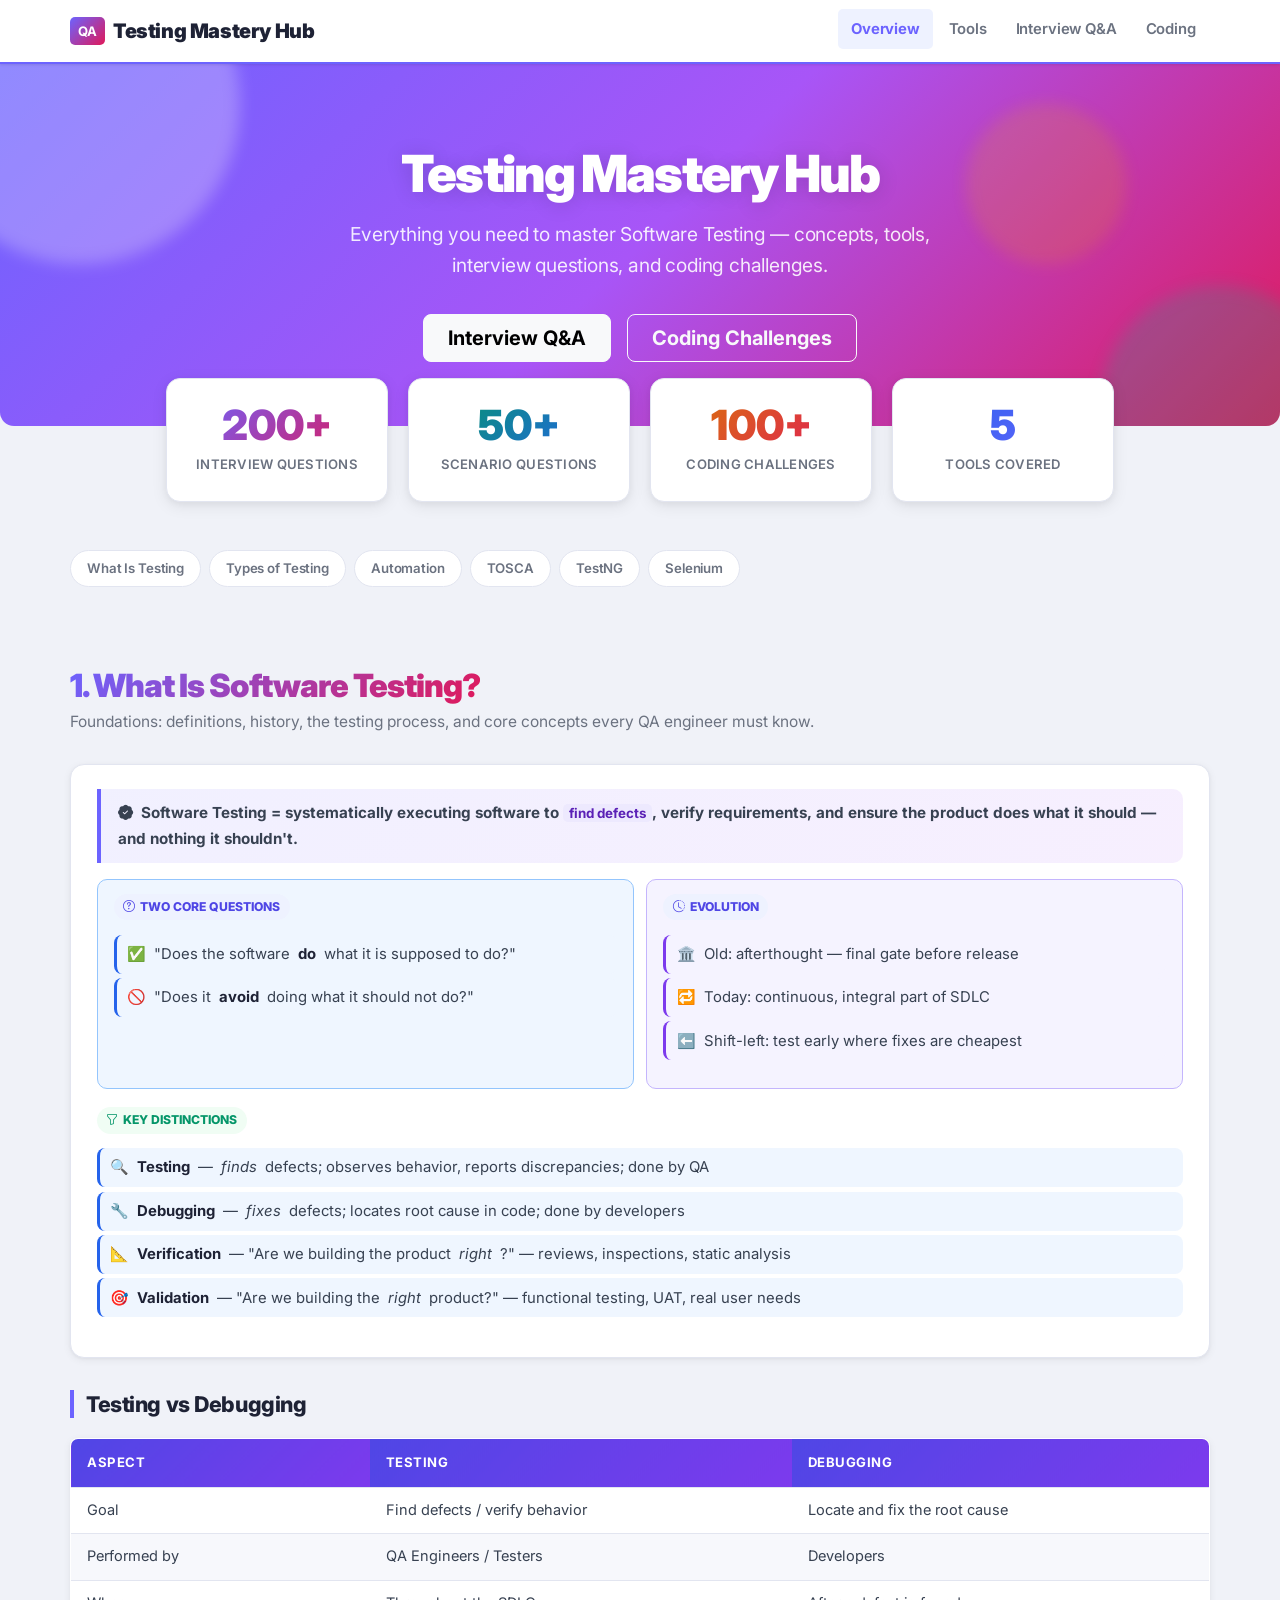
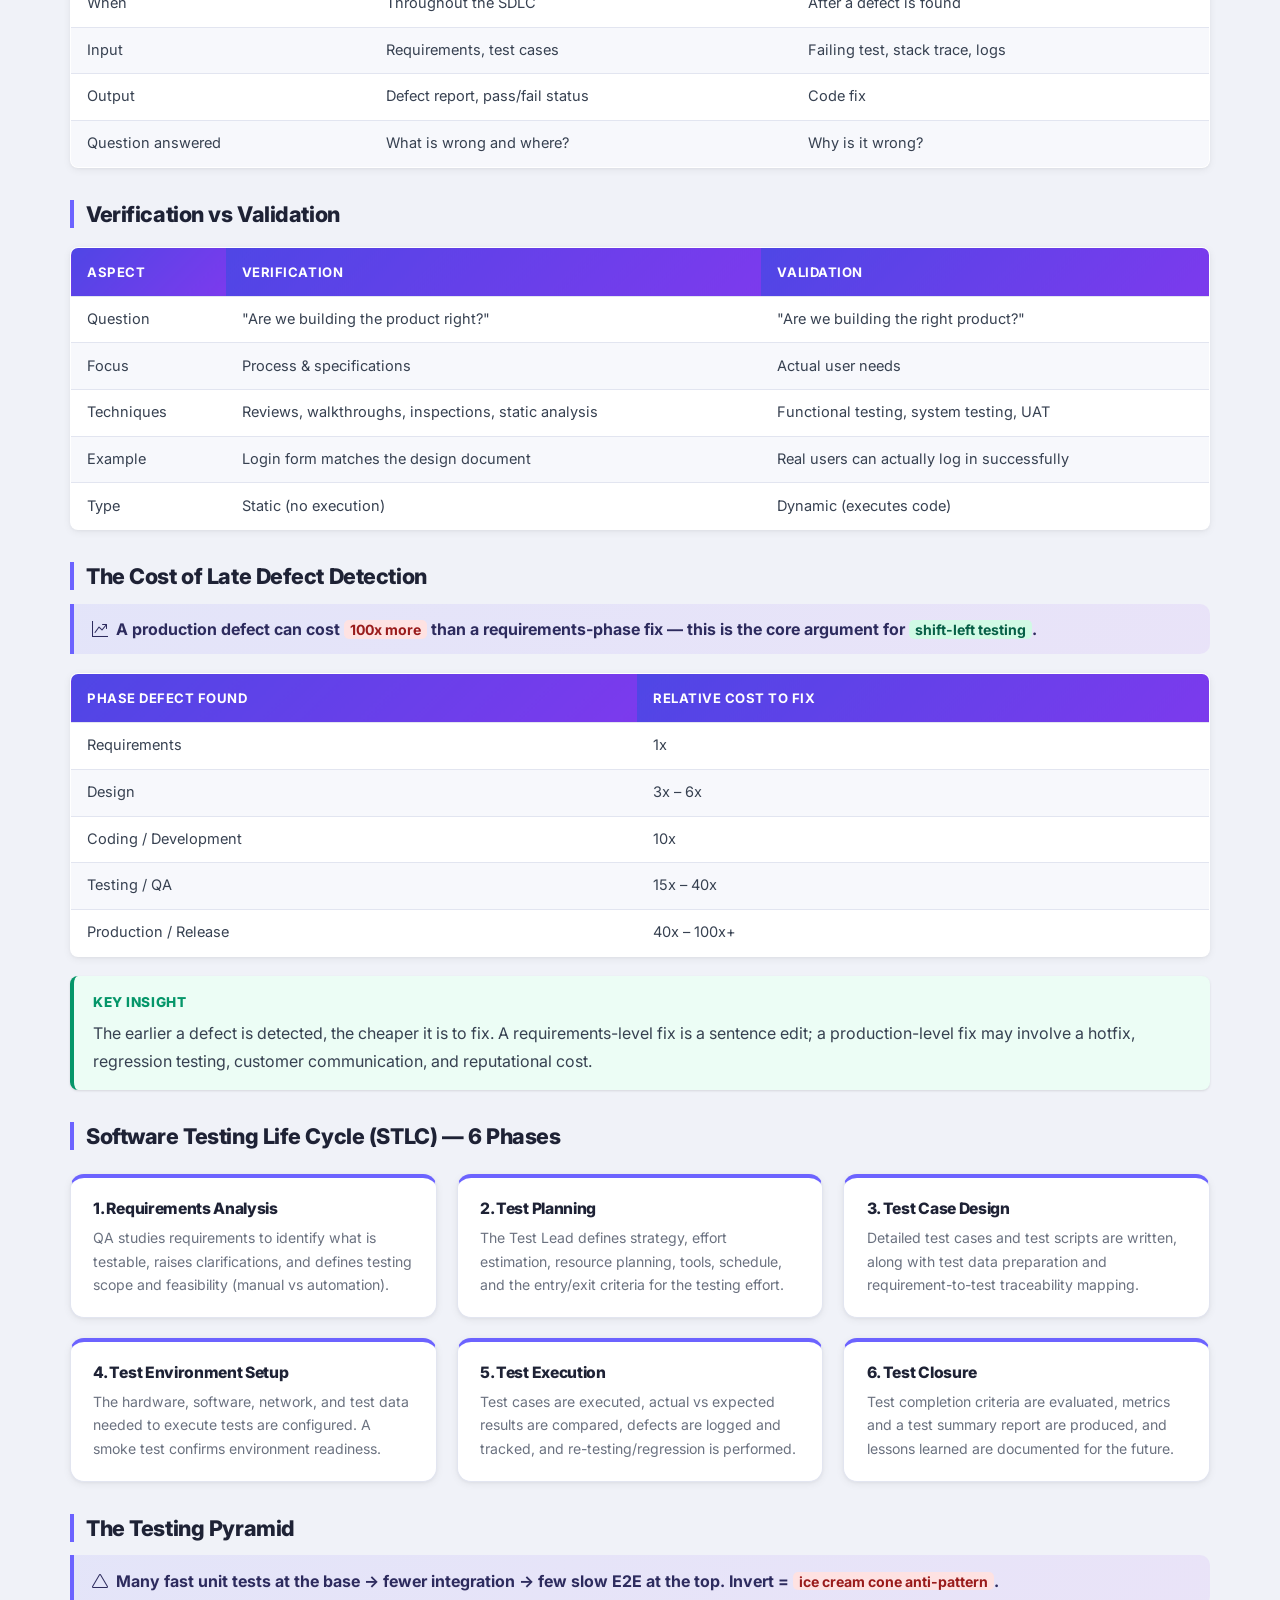
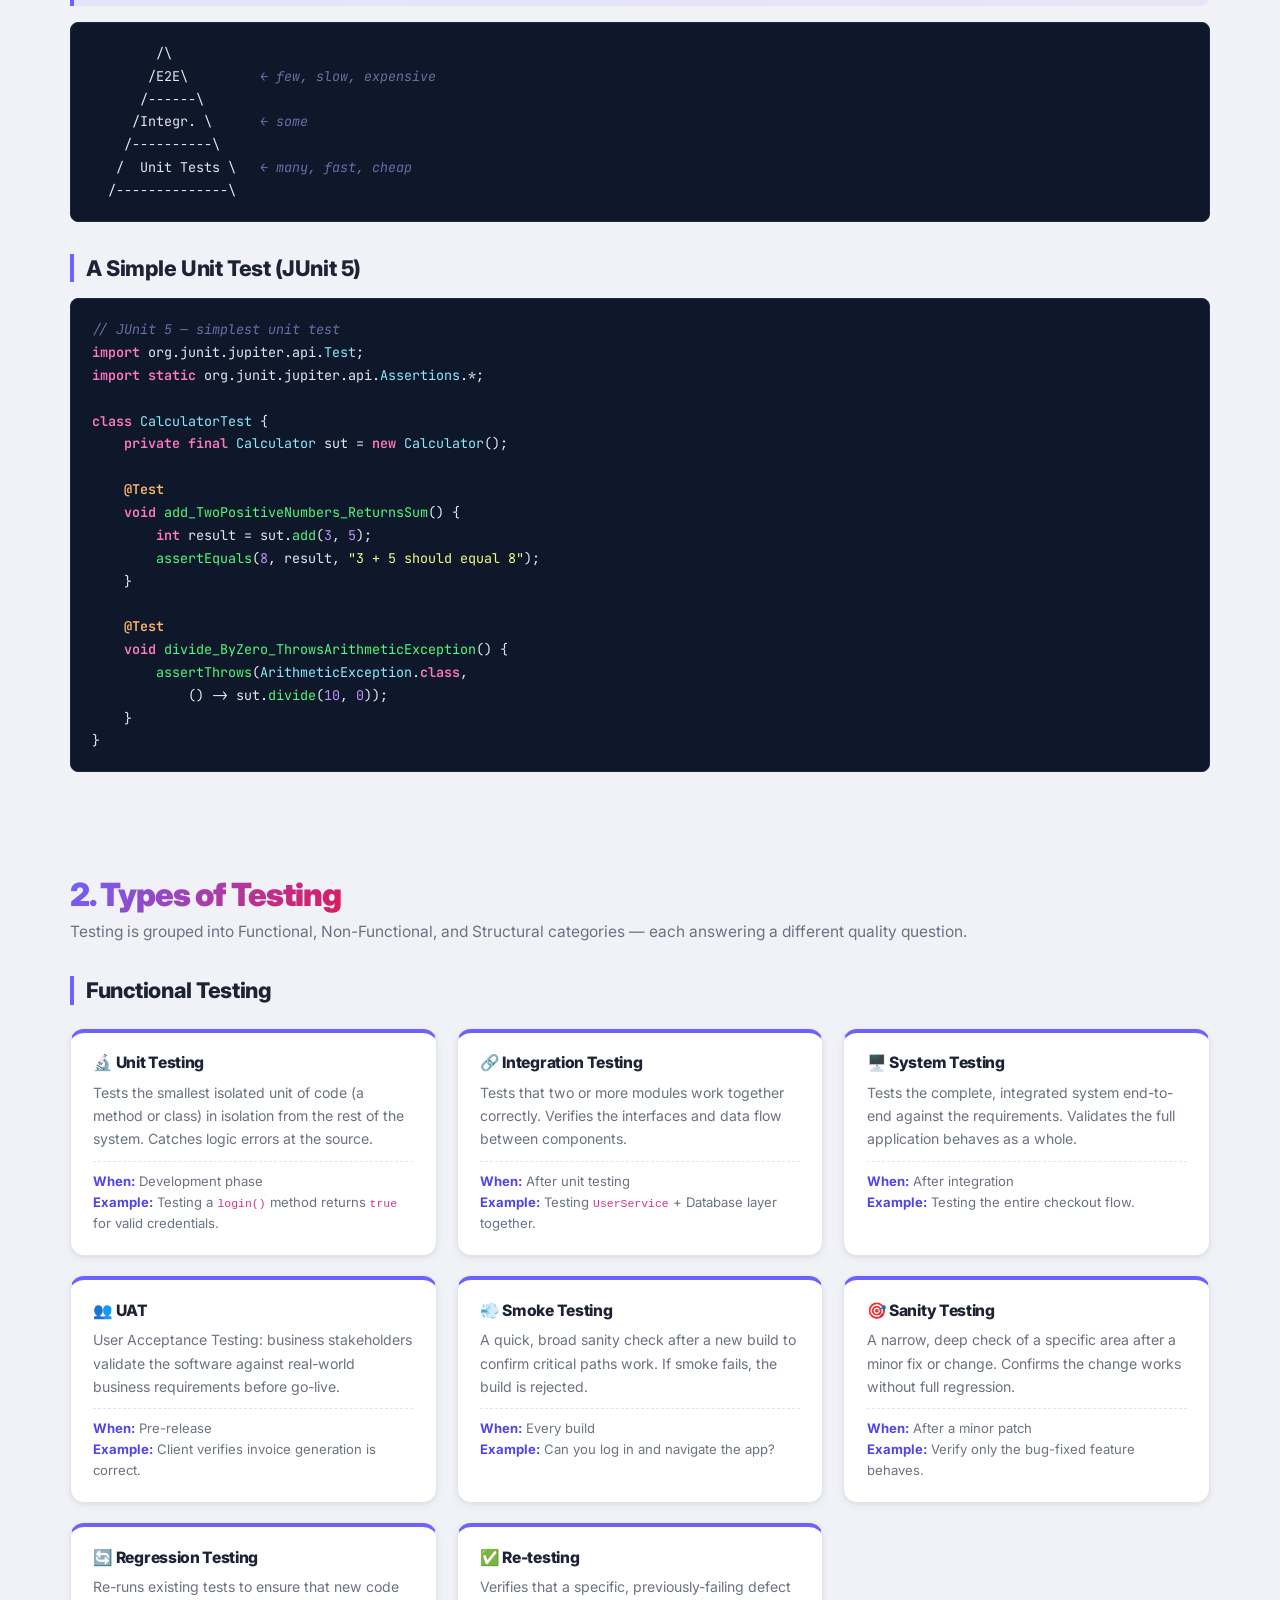
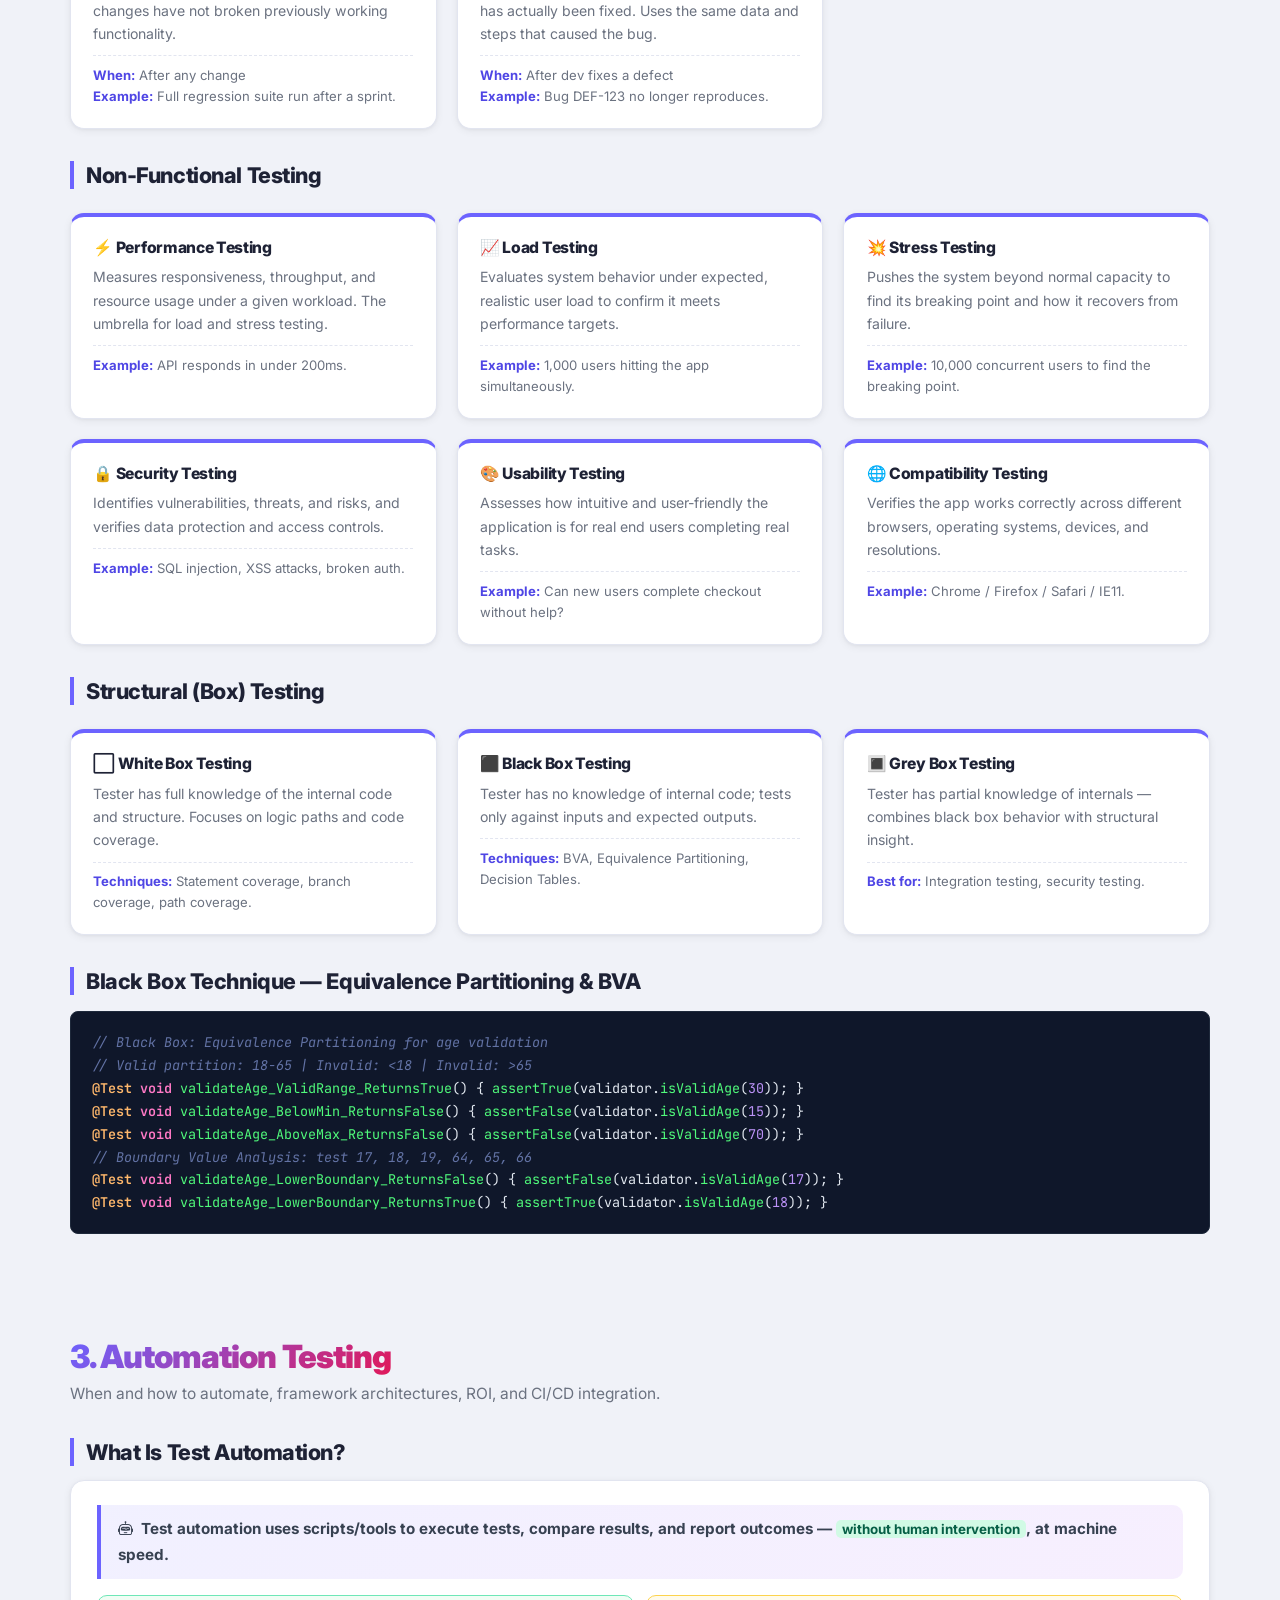
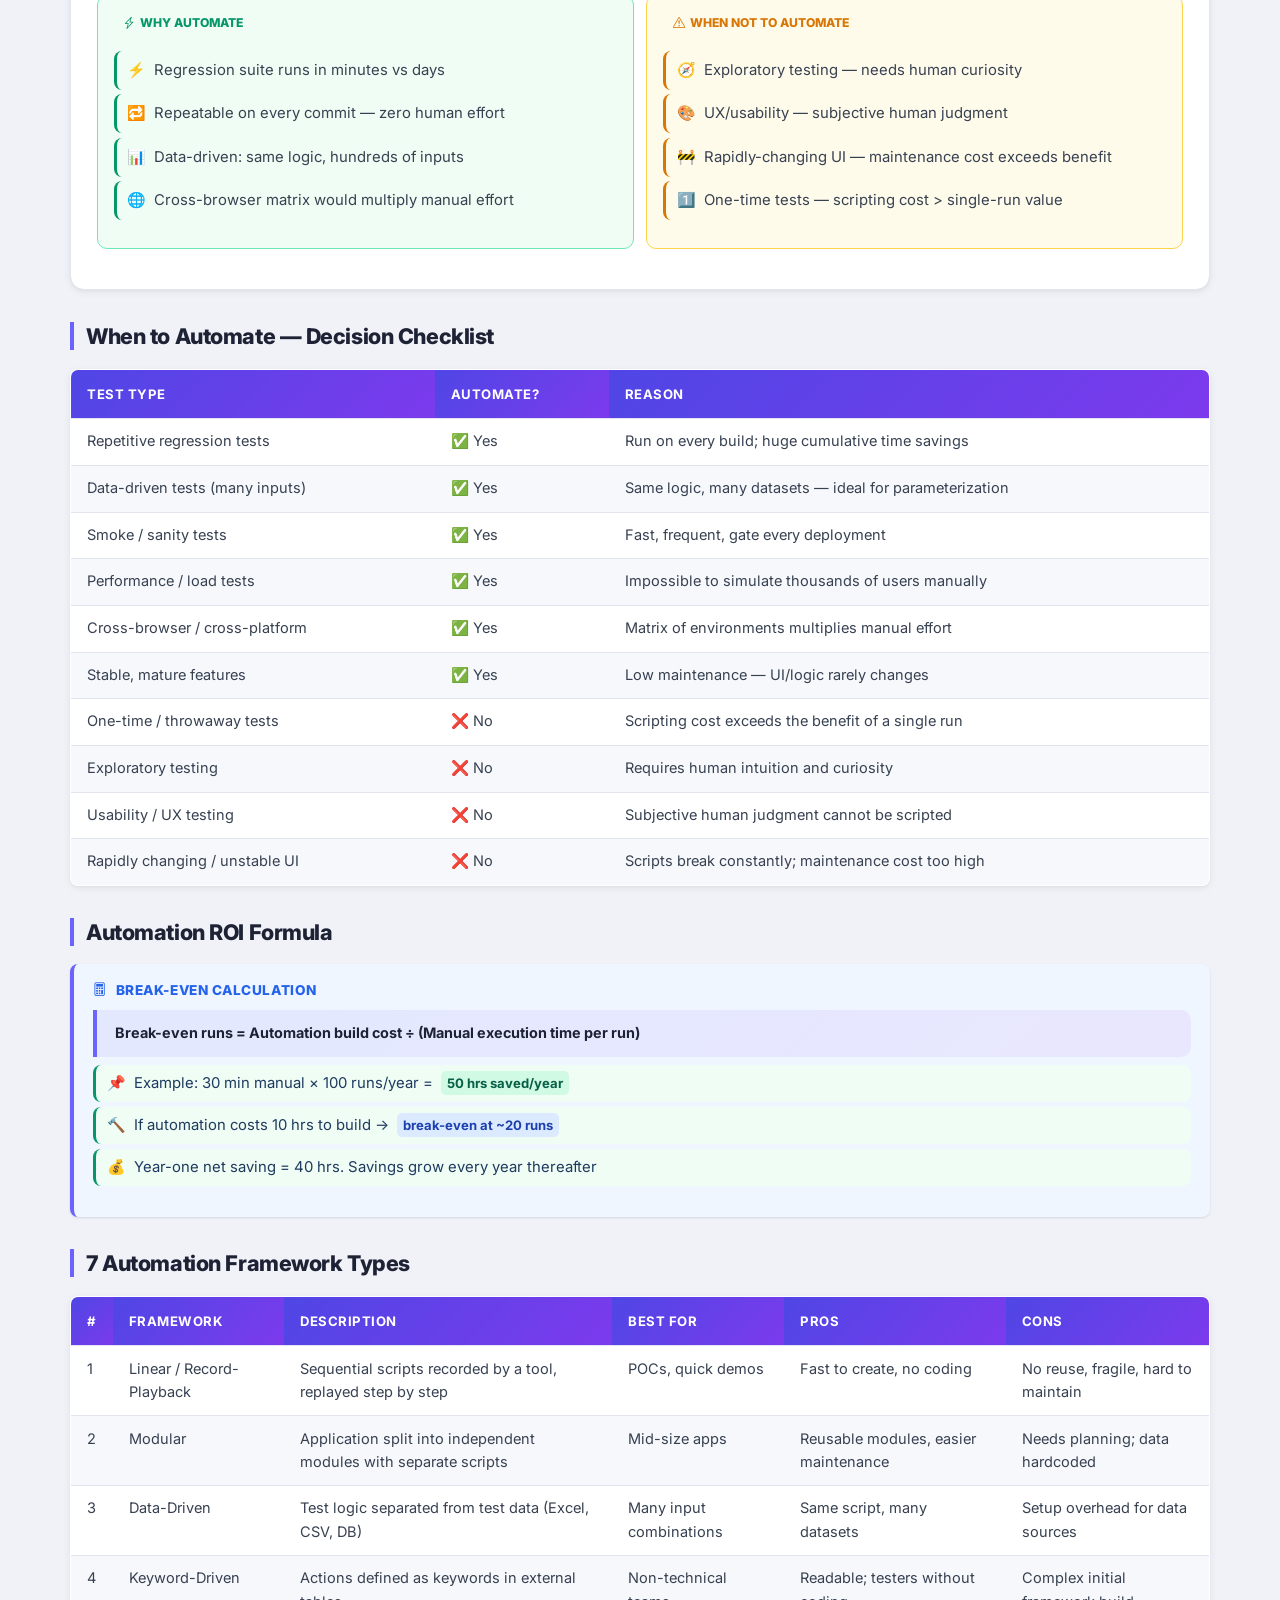
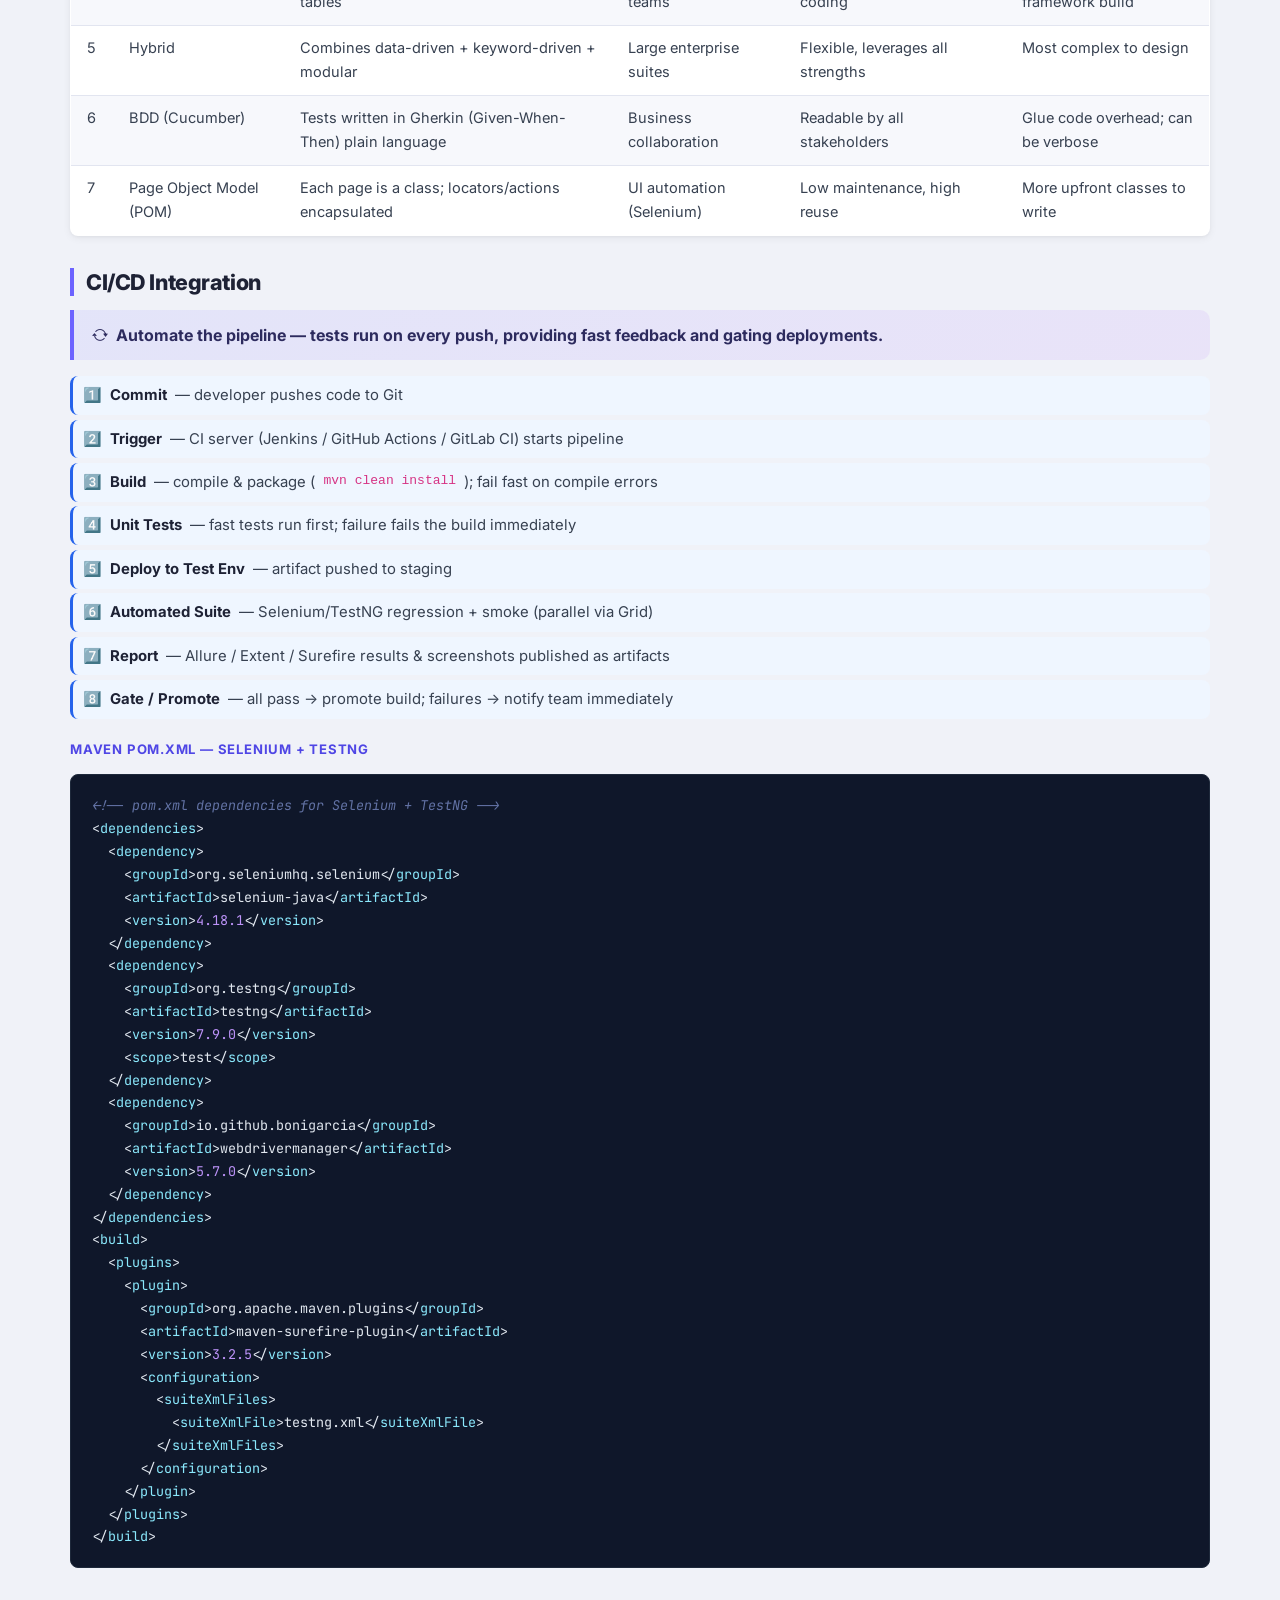
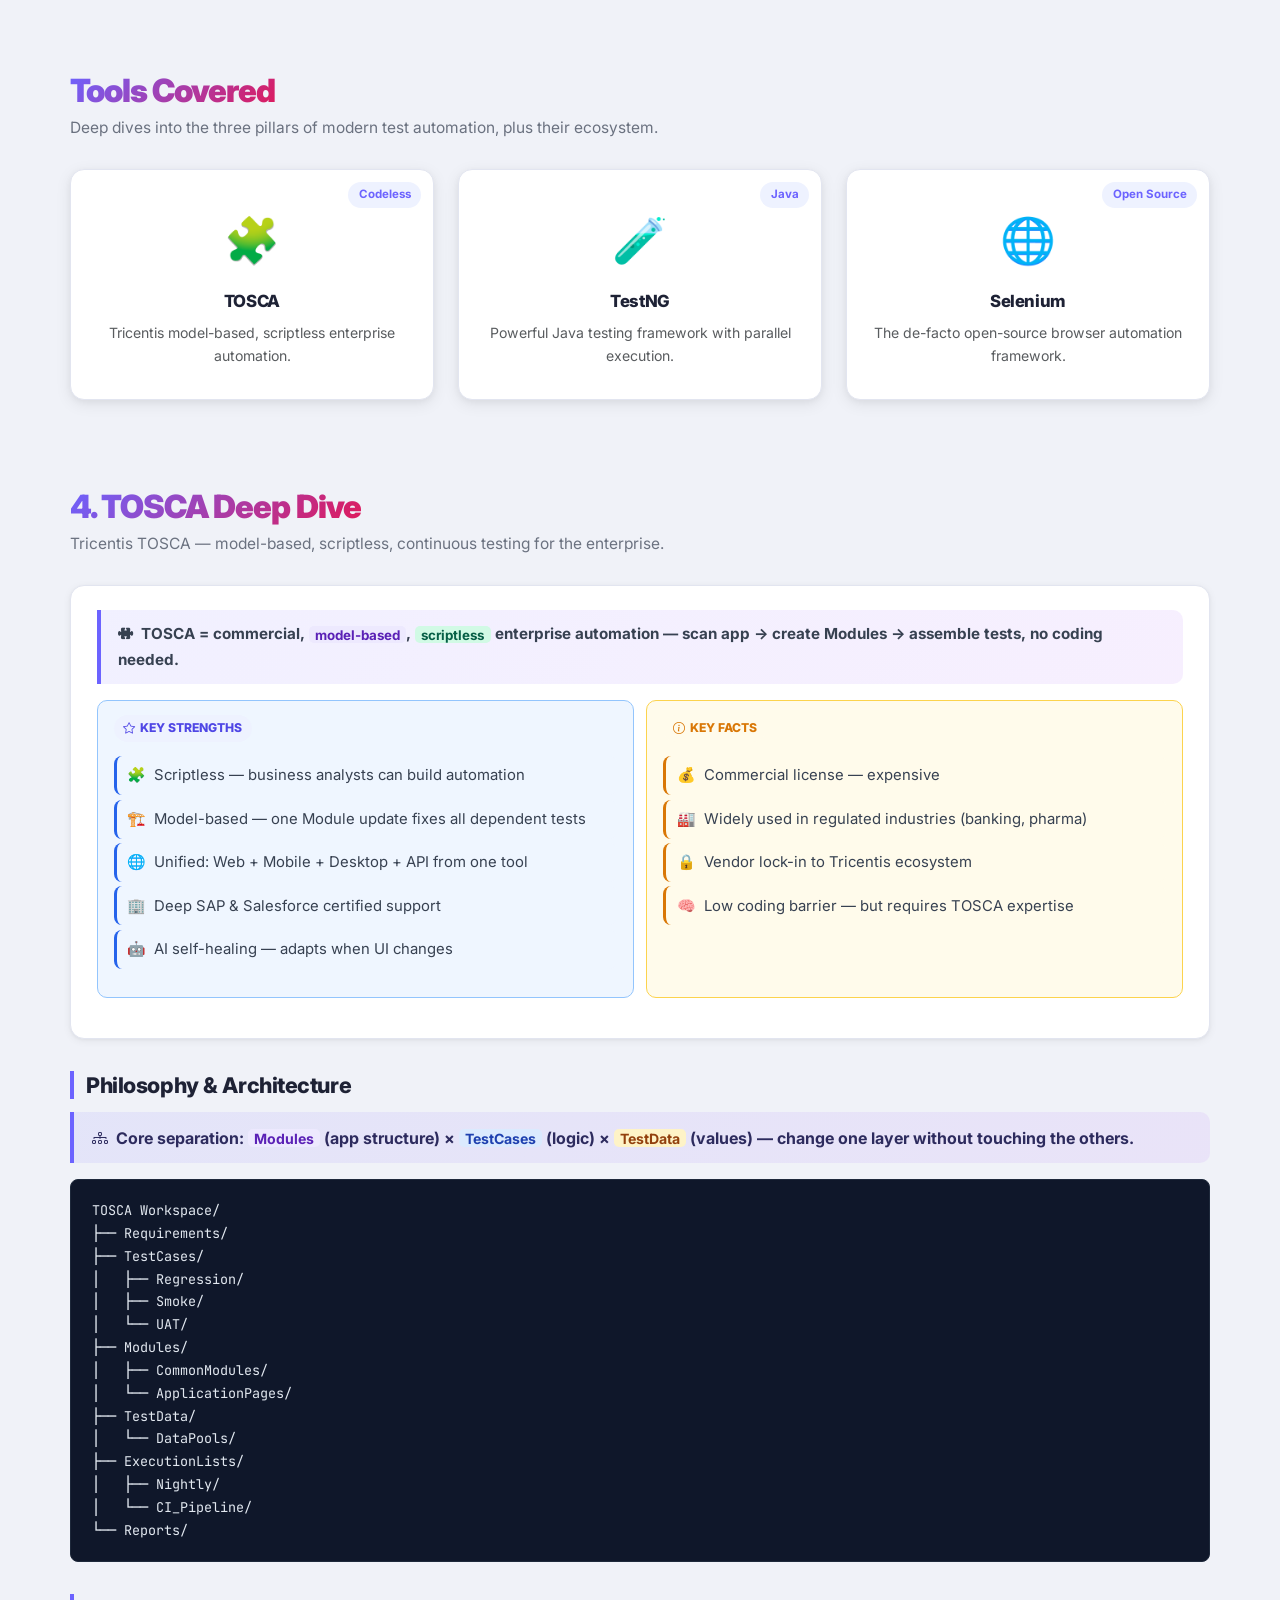
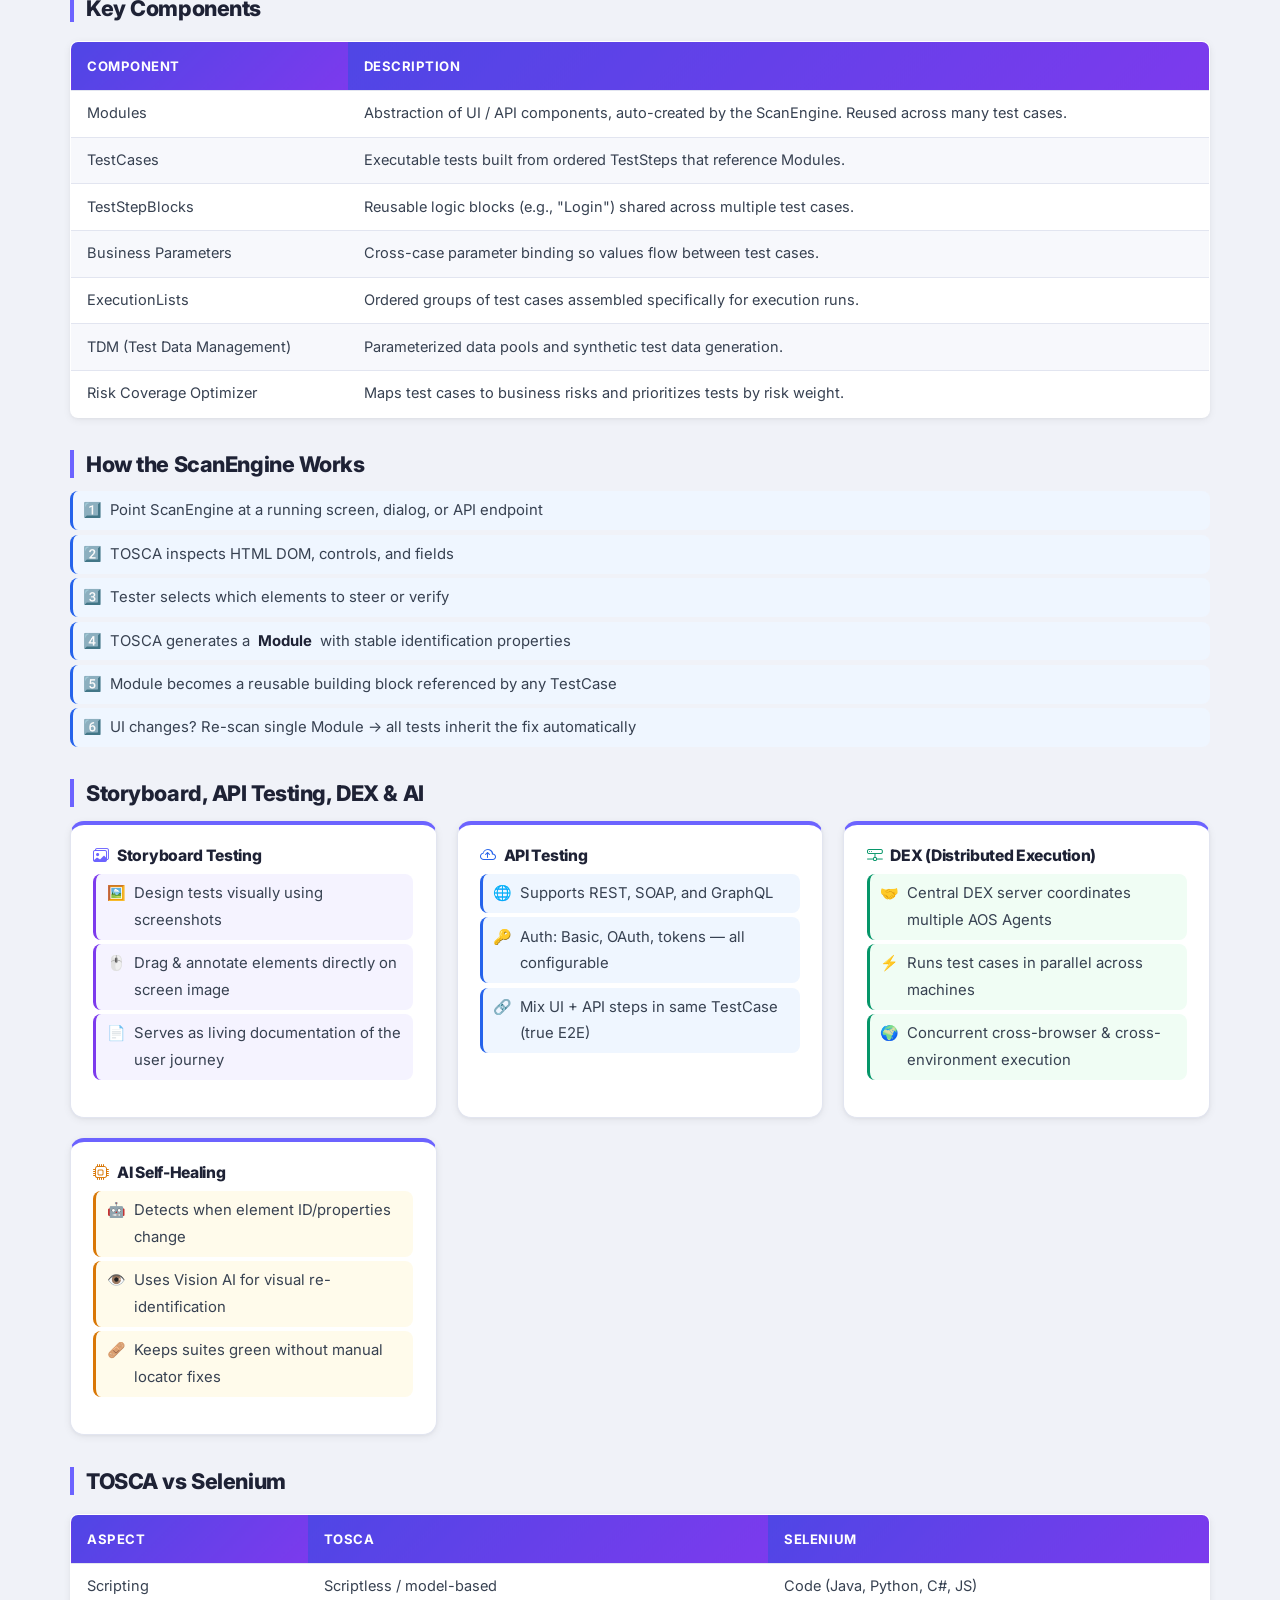
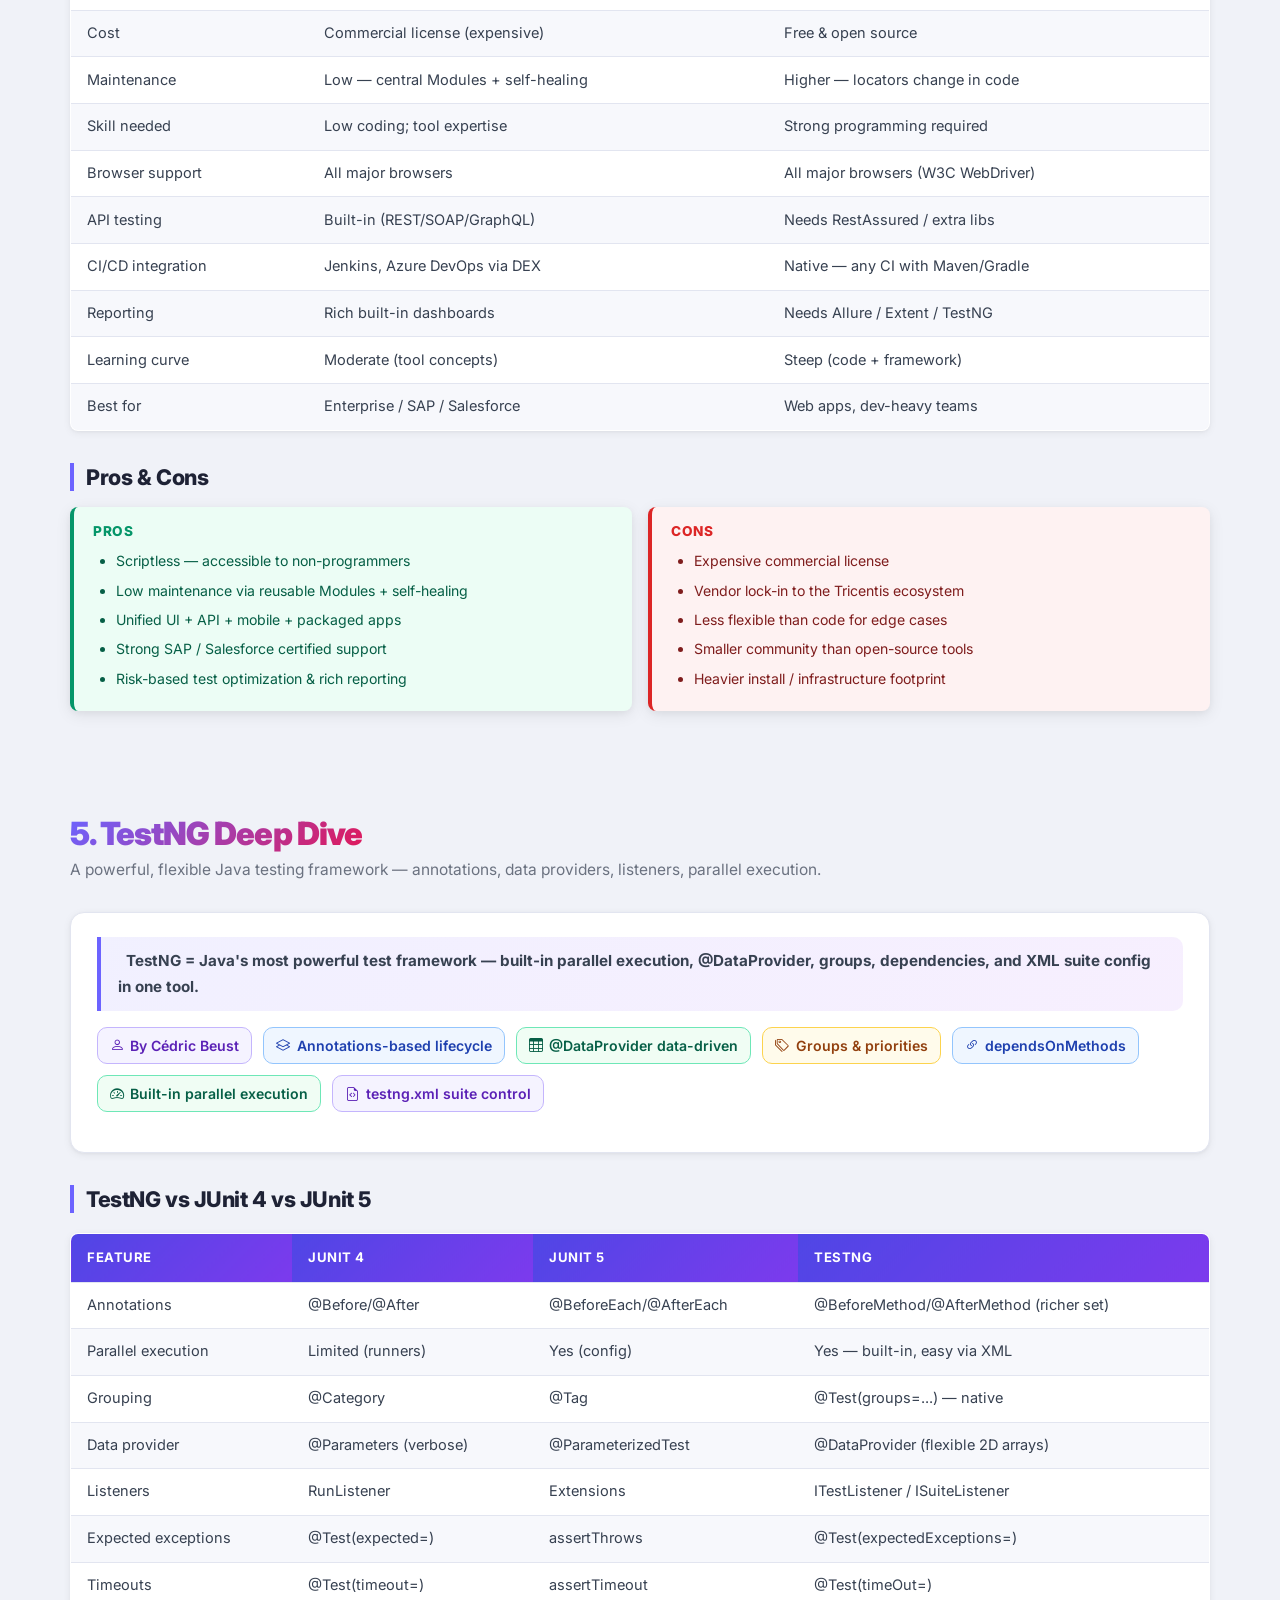
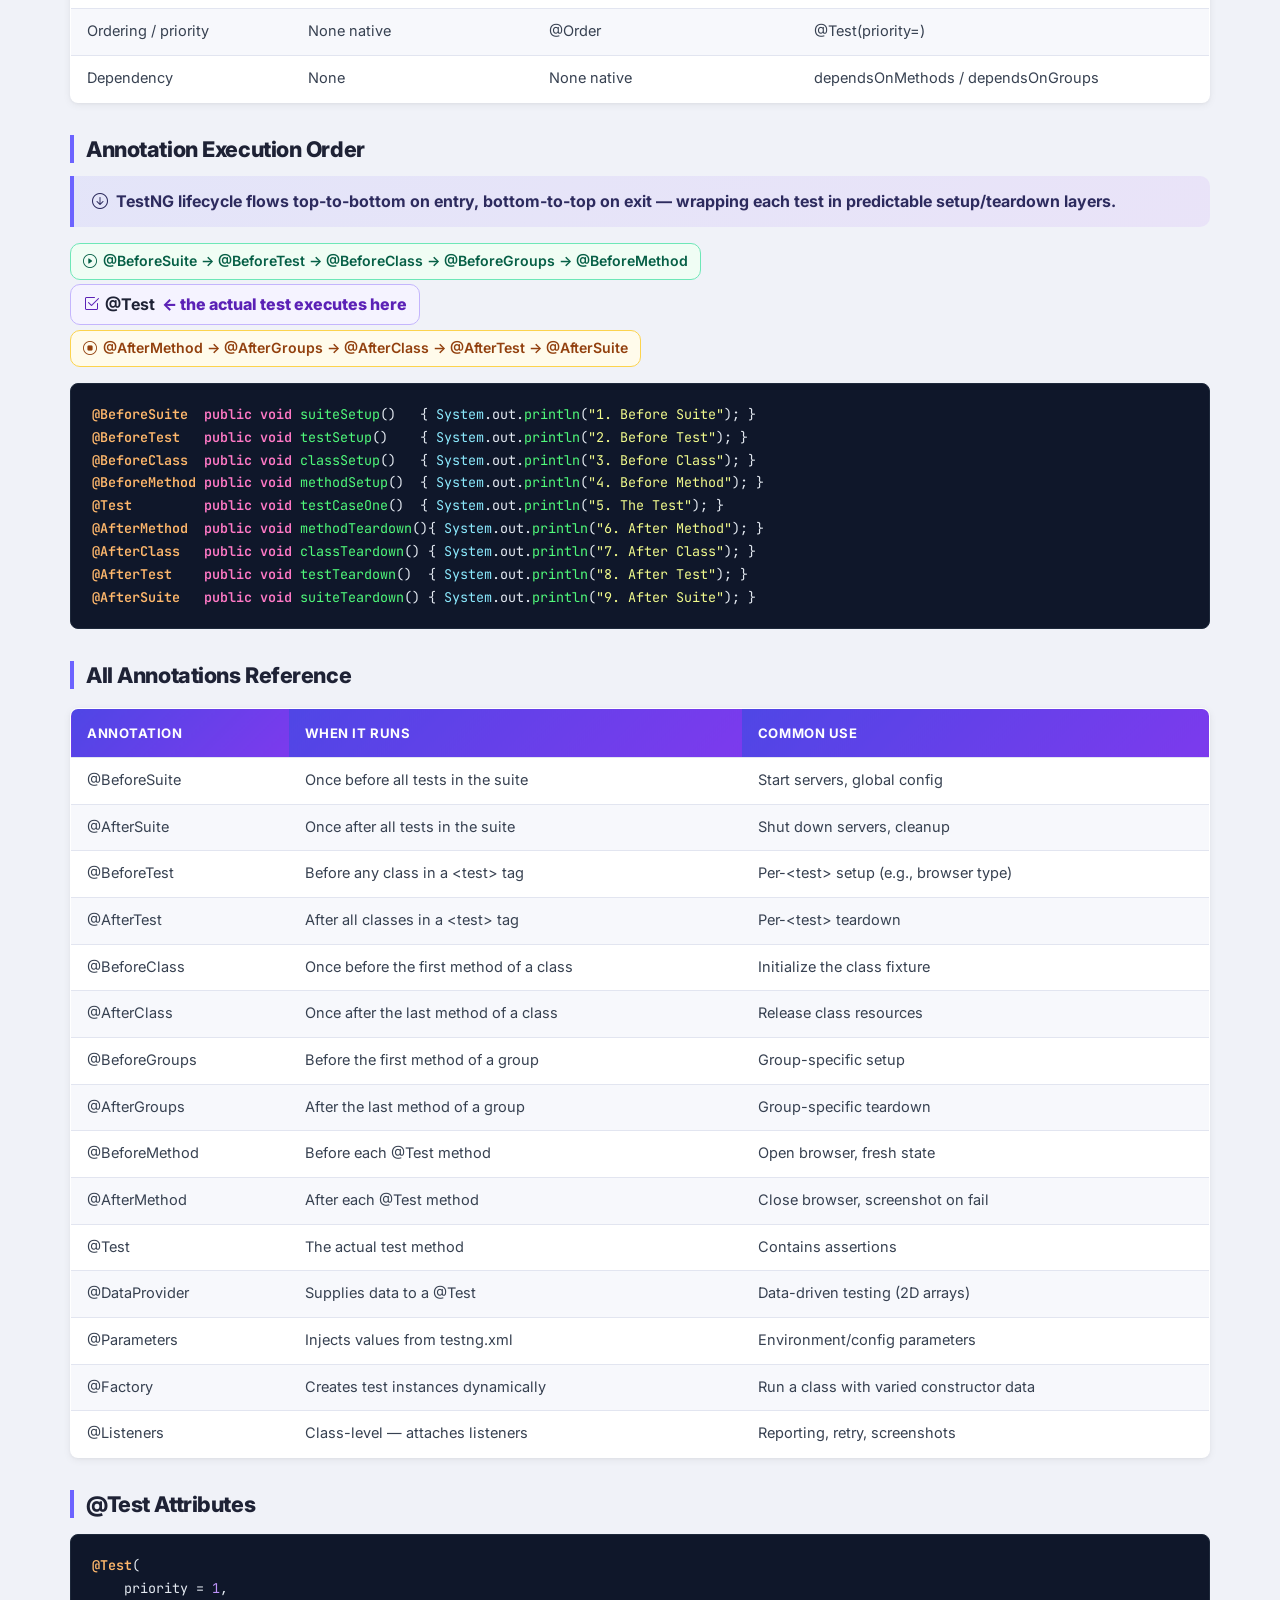
<file: index.html>
<!DOCTYPE html>
<html lang="en">
<head>
  <meta charset="UTF-8" />
  <meta name="viewport" content="width=device-width, initial-scale=1.0" />
  <title>Testing Mastery Hub — Complete QA Reference</title>
  <link rel="preconnect" href="https://fonts.googleapis.com" />
  <link rel="preconnect" href="https://fonts.gstatic.com" crossorigin />
  <link href="https://fonts.googleapis.com/css2?family=Inter:wght@400;500;600;700;800;900&family=JetBrains+Mono:wght@400;500&display=swap" rel="stylesheet" />
  <link href="https://cdn.jsdelivr.net/npm/bootstrap@5.3.2/dist/css/bootstrap.min.css" rel="stylesheet" />
  <link rel="stylesheet" href="https://cdn.jsdelivr.net/npm/bootstrap-icons@1.11.3/font/bootstrap-icons.min.css" />
  <link rel="stylesheet" href="css/style.css" />
  <style>
    /* ── Visual answer components (shared with questions.html) ── */
    .ans-hero{background:linear-gradient(135deg,#6c63ff18,#a855f718);border-left:4px solid #6c63ff;border-radius:0 10px 10px 0;padding:.7rem 1.1rem;font-weight:700;font-size:1rem;color:#2d2b5e;margin-bottom:1rem;}
    .ans-list{list-style:none;padding:0;margin:.5rem 0 1rem;}
    .ans-list li{display:flex;align-items:flex-start;gap:.5rem;padding:.38rem .65rem;margin-bottom:.28rem;border-radius:8px;font-size:.93rem;background:#f7f8fc;border-left:3px solid #6c63ff;}
    .ans-list.green li{border-left-color:#059669;background:#f0fdf4;}
    .ans-list.amber li{border-left-color:#d97706;background:#fffbeb;}
    .ans-list.red li{border-left-color:#dc2626;background:#fff5f5;}
    .ans-list.blue li{border-left-color:#2563eb;background:#eff6ff;}
    .ans-list.purple li{border-left-color:#7c3aed;background:#f5f3ff;}
    .ans-label{display:inline-flex;align-items:center;gap:.3rem;font-size:.76rem;font-weight:800;text-transform:uppercase;padding:.18rem .6rem;border-radius:20px;margin-bottom:.4rem;}
    .ans-label.def{background:#eef2ff;color:#4f46e5;}
    .ans-label.key{background:#f0fdf4;color:#059669;}
    .ans-label.ex{background:#fffbeb;color:#d97706;}
    .ans-label.tip{background:#fff5f5;color:#dc2626;}
    .hl{font-weight:700;padding:.05rem .38rem;border-radius:5px;font-size:.88em;}
    .hl.green{background:#d1fae5;color:#065f46;}
    .hl.blue{background:#dbeafe;color:#1e40af;}
    .hl.purple{background:#ede9fe;color:#5b21b6;}
    .hl.amber{background:#fef3c7;color:#92400e;}
    .hl.red{background:#fee2e2;color:#991b1b;}
    .compare-grid{display:grid;grid-template-columns:1fr 1fr;gap:.8rem;margin:.6rem 0 1rem;}
    .compare-card{border-radius:10px;padding:.75rem 1rem;}
    .compare-card.green{background:#f0fdf4;border:1.5px solid #6ee7b7;}
    .compare-card.blue{background:#eff6ff;border:1.5px solid #93c5fd;}
    .compare-card.amber{background:#fffbeb;border:1.5px solid #fcd34d;}
    .compare-card.red{background:#fff5f5;border:1.5px solid #fca5a5;}
    .icon-row{display:flex;flex-wrap:wrap;gap:.7rem;margin:.6rem 0 1rem;}
    .icon-chip{display:flex;align-items:center;gap:.4rem;background:#f7f8fc;border:1px solid #e2e5f0;border-radius:10px;padding:.35rem .75rem;font-size:.88rem;font-weight:600;}
    .icon-chip.purple{background:#f5f3ff;border-color:#c4b5fd;color:#5b21b6;}
    .icon-chip.green{background:#f0fdf4;border-color:#6ee7b7;color:#065f46;}
    .icon-chip.blue{background:#eff6ff;border-color:#93c5fd;color:#1e40af;}
    .icon-chip.amber{background:#fffbeb;border-color:#fcd34d;color:#92400e;}
    .icon-chip.red{background:#fff5f5;border-color:#fca5a5;color:#991b1b;}
    @media(max-width:600px){.compare-grid{grid-template-columns:1fr;}}
  </style>
</head>
<body>

  <!-- ============================== NAVBAR ============================== -->
  <nav class="navbar navbar-expand-lg">
    <div class="container-main d-flex w-100 align-items-center justify-content-between">
      <a class="navbar-brand" href="index.html">
        <span class="brand-badge">QA</span> Testing Mastery Hub
      </a>
      <button class="navbar-toggler" type="button" data-bs-toggle="collapse" data-bs-target="#navMenu" aria-controls="navMenu" aria-expanded="false" aria-label="Toggle navigation">
        <span class="navbar-toggler-icon"></span>
      </button>
      <div class="collapse navbar-collapse flex-grow-0" id="navMenu">
        <ul class="navbar-nav ms-auto mb-2 mb-lg-0">
          <li class="nav-item"><a class="nav-link active" href="index.html">Overview</a></li>
          <li class="nav-item"><a class="nav-link" href="#tools">Tools</a></li>
          <li class="nav-item"><a class="nav-link" href="questions.html">Interview Q&amp;A</a></li>
          <li class="nav-item"><a class="nav-link" href="coding.html">Coding</a></li>
        </ul>
      </div>
    </div>
  </nav>

  <!-- ============================== HERO ============================== -->
  <header class="hero">
    <div class="blob blob-1"></div>
    <div class="blob blob-2"></div>
    <div class="blob blob-3"></div>
    <h1>Testing Mastery Hub</h1>
    <p class="lead">Everything you need to master Software Testing — concepts, tools, interview questions, and coding challenges.</p>
    <div class="d-flex gap-3 justify-content-center flex-wrap position-relative" style="z-index:2;">
      <a href="questions.html" class="btn btn-light btn-lg fw-bold px-4">Interview Q&amp;A</a>
      <a href="coding.html" class="btn btn-outline-light btn-lg fw-bold px-4">Coding Challenges</a>
    </div>
  </header>

  <!-- ============================== STATS BAR ============================== -->
  <div class="stats-bar">
    <div class="stat-card"><div class="stat-num">200+</div><div class="stat-label">Interview Questions</div></div>
    <div class="stat-card"><div class="stat-num">50+</div><div class="stat-label">Scenario Questions</div></div>
    <div class="stat-card"><div class="stat-num">100+</div><div class="stat-label">Coding Challenges</div></div>
    <div class="stat-card"><div class="stat-num">5</div><div class="stat-label">Tools Covered</div></div>
  </div>

  <div class="container-main">

    <!-- TOC PILLS -->
    <div class="toc-pills">
      <a href="#what-is-testing">What Is Testing</a>
      <a href="#types-of-testing">Types of Testing</a>
      <a href="#automation">Automation</a>
      <a href="#tosca">TOSCA</a>
      <a href="#testng">TestNG</a>
      <a href="#selenium">Selenium</a>
    </div>

    <!-- ====================================================================== -->
    <!-- SECTION 1: WHAT IS SOFTWARE TESTING?                                   -->
    <!-- ====================================================================== -->
    <section class="content-section" id="what-is-testing">
      <h2 class="section-heading">1. What Is Software Testing?</h2>
      <p class="section-sub">Foundations: definitions, history, the testing process, and core concepts every QA engineer must know.</p>

      <div class="card-light">
        <p class="ans-hero"><i class="bi bi-patch-check-fill me-2"></i>Software Testing = systematically executing software to <span class="hl purple">find defects</span>, verify requirements, and ensure the product does what it should — and nothing it shouldn't.</p>

        <div class="compare-grid">
          <div class="compare-card blue">
            <span class="ans-label def"><i class="bi bi-question-circle"></i> Two Core Questions</span>
            <ul class="ans-list blue mt-2">
              <li><span class="icon">✅</span> "Does the software <strong>do</strong> what it is supposed to do?"</li>
              <li><span class="icon">🚫</span> "Does it <strong>avoid</strong> doing what it should not do?"</li>
            </ul>
          </div>
          <div class="compare-card purple" style="background:#f5f3ff;border:1.5px solid #c4b5fd;">
            <span class="ans-label def"><i class="bi bi-clock-history"></i> Evolution</span>
            <ul class="ans-list purple mt-2">
              <li><span class="icon">🏛️</span> Old: afterthought — final gate before release</li>
              <li><span class="icon">🔁</span> Today: continuous, integral part of SDLC</li>
              <li><span class="icon">⬅️</span> Shift-left: test early where fixes are cheapest</li>
            </ul>
          </div>
        </div>

        <span class="ans-label key"><i class="bi bi-funnel"></i> Key Distinctions</span>
        <ul class="ans-list blue">
          <li><span class="icon">🔍</span> <strong>Testing</strong> — <em>finds</em> defects; observes behavior, reports discrepancies; done by QA</li>
          <li><span class="icon">🔧</span> <strong>Debugging</strong> — <em>fixes</em> defects; locates root cause in code; done by developers</li>
          <li><span class="icon">📐</span> <strong>Verification</strong> — "Are we building the product <em>right</em>?" — reviews, inspections, static analysis</li>
          <li><span class="icon">🎯</span> <strong>Validation</strong> — "Are we building the <em>right</em> product?" — functional testing, UAT, real user needs</li>
        </ul>
      </div>

      <h3 class="sub-heading">Testing vs Debugging</h3>
      <table class="table-light-custom">
        <thead><tr><th>Aspect</th><th>Testing</th><th>Debugging</th></tr></thead>
        <tbody>
          <tr><td>Goal</td><td>Find defects / verify behavior</td><td>Locate and fix the root cause</td></tr>
          <tr><td>Performed by</td><td>QA Engineers / Testers</td><td>Developers</td></tr>
          <tr><td>When</td><td>Throughout the SDLC</td><td>After a defect is found</td></tr>
          <tr><td>Input</td><td>Requirements, test cases</td><td>Failing test, stack trace, logs</td></tr>
          <tr><td>Output</td><td>Defect report, pass/fail status</td><td>Code fix</td></tr>
          <tr><td>Question answered</td><td>What is wrong and where?</td><td>Why is it wrong?</td></tr>
        </tbody>
      </table>

      <h3 class="sub-heading">Verification vs Validation</h3>
      <table class="table-light-custom">
        <thead><tr><th>Aspect</th><th>Verification</th><th>Validation</th></tr></thead>
        <tbody>
          <tr><td>Question</td><td>"Are we building the product right?"</td><td>"Are we building the right product?"</td></tr>
          <tr><td>Focus</td><td>Process &amp; specifications</td><td>Actual user needs</td></tr>
          <tr><td>Techniques</td><td>Reviews, walkthroughs, inspections, static analysis</td><td>Functional testing, system testing, UAT</td></tr>
          <tr><td>Example</td><td>Login form matches the design document</td><td>Real users can actually log in successfully</td></tr>
          <tr><td>Type</td><td>Static (no execution)</td><td>Dynamic (executes code)</td></tr>
        </tbody>
      </table>

      <h3 class="sub-heading">The Cost of Late Defect Detection</h3>
      <p class="ans-hero"><i class="bi bi-graph-up-arrow me-2"></i>A production defect can cost <span class="hl red">100x more</span> than a requirements-phase fix — this is the core argument for <span class="hl green">shift-left testing</span>.</p>
      <table class="table-light-custom">
        <thead><tr><th>Phase Defect Found</th><th>Relative Cost to Fix</th></tr></thead>
        <tbody>
          <tr><td>Requirements</td><td>1x</td></tr>
          <tr><td>Design</td><td>3x – 6x</td></tr>
          <tr><td>Coding / Development</td><td>10x</td></tr>
          <tr><td>Testing / QA</td><td>15x – 40x</td></tr>
          <tr><td>Production / Release</td><td>40x – 100x+</td></tr>
        </tbody>
      </table>

      <div class="info-panel tip">
        <div class="panel-title">Key Insight</div>
        The earlier a defect is detected, the cheaper it is to fix. A requirements-level fix is a sentence edit; a production-level fix may involve a hotfix, regression testing, customer communication, and reputational cost.
      </div>

      <h3 class="sub-heading">Software Testing Life Cycle (STLC) — 6 Phases</h3>
      <div class="card-grid">
        <div class="type-card"><h5>1. Requirements Analysis</h5><p>QA studies requirements to identify what is testable, raises clarifications, and defines testing scope and feasibility (manual vs automation).</p></div>
        <div class="type-card"><h5>2. Test Planning</h5><p>The Test Lead defines strategy, effort estimation, resource planning, tools, schedule, and the entry/exit criteria for the testing effort.</p></div>
        <div class="type-card"><h5>3. Test Case Design</h5><p>Detailed test cases and test scripts are written, along with test data preparation and requirement-to-test traceability mapping.</p></div>
        <div class="type-card"><h5>4. Test Environment Setup</h5><p>The hardware, software, network, and test data needed to execute tests are configured. A smoke test confirms environment readiness.</p></div>
        <div class="type-card"><h5>5. Test Execution</h5><p>Test cases are executed, actual vs expected results are compared, defects are logged and tracked, and re-testing/regression is performed.</p></div>
        <div class="type-card"><h5>6. Test Closure</h5><p>Test completion criteria are evaluated, metrics and a test summary report are produced, and lessons learned are documented for the future.</p></div>
      </div>

      <h3 class="sub-heading">The Testing Pyramid</h3>
      <p class="ans-hero"><i class="bi bi-triangle me-2"></i>Many fast unit tests at the base → fewer integration → few slow E2E at the top. Invert = <span class="hl red">ice cream cone anti-pattern</span>.</p>
      <div class="code-block">        /\
       /E2E\         <span class="cm">&larr; few, slow, expensive</span>
      /------\
     /Integr. \      <span class="cm">&larr; some</span>
    /----------\
   /  Unit Tests \   <span class="cm">&larr; many, fast, cheap</span>
  /--------------\</div>

      <h3 class="sub-heading">A Simple Unit Test (JUnit 5)</h3>
      <div class="code-wrap">
        <div class="code-block"><span class="cm">// JUnit 5 — simplest unit test</span>
<span class="kw">import</span> org.junit.jupiter.api.<span class="cl">Test</span>;
<span class="kw">import static</span> org.junit.jupiter.api.<span class="cl">Assertions</span>.*;

<span class="kw">class</span> <span class="cl">CalculatorTest</span> {
    <span class="kw">private final</span> <span class="cl">Calculator</span> sut = <span class="kw">new</span> <span class="cl">Calculator</span>();

    <span class="ann">@Test</span>
    <span class="kw">void</span> <span class="fn">add_TwoPositiveNumbers_ReturnsSum</span>() {
        <span class="kw">int</span> result = sut.<span class="fn">add</span>(<span class="num">3</span>, <span class="num">5</span>);
        <span class="fn">assertEquals</span>(<span class="num">8</span>, result, <span class="st">"3 + 5 should equal 8"</span>);
    }

    <span class="ann">@Test</span>
    <span class="kw">void</span> <span class="fn">divide_ByZero_ThrowsArithmeticException</span>() {
        <span class="fn">assertThrows</span>(<span class="cl">ArithmeticException</span>.<span class="kw">class</span>,
            () -> sut.<span class="fn">divide</span>(<span class="num">10</span>, <span class="num">0</span>));
    }
}</div>
      </div>
    </section>

    <!-- ====================================================================== -->
    <!-- SECTION 2: TYPES OF TESTING                                            -->
    <!-- ====================================================================== -->
    <section class="content-section" id="types-of-testing">
      <h2 class="section-heading">2. Types of Testing</h2>
      <p class="section-sub">Testing is grouped into Functional, Non-Functional, and Structural categories — each answering a different quality question.</p>

      <h3 class="sub-heading">Functional Testing</h3>
      <div class="card-grid">
        <div class="type-card">
          <h5>🔬 Unit Testing</h5>
          <p>Tests the smallest isolated unit of code (a method or class) in isolation from the rest of the system. Catches logic errors at the source.</p>
          <div class="type-meta"><strong>When:</strong> Development phase<br><strong>Example:</strong> Testing a <code>login()</code> method returns <code>true</code> for valid credentials.</div>
        </div>
        <div class="type-card">
          <h5>🔗 Integration Testing</h5>
          <p>Tests that two or more modules work together correctly. Verifies the interfaces and data flow between components.</p>
          <div class="type-meta"><strong>When:</strong> After unit testing<br><strong>Example:</strong> Testing <code>UserService</code> + Database layer together.</div>
        </div>
        <div class="type-card">
          <h5>🖥️ System Testing</h5>
          <p>Tests the complete, integrated system end-to-end against the requirements. Validates the full application behaves as a whole.</p>
          <div class="type-meta"><strong>When:</strong> After integration<br><strong>Example:</strong> Testing the entire checkout flow.</div>
        </div>
        <div class="type-card">
          <h5>👥 UAT</h5>
          <p>User Acceptance Testing: business stakeholders validate the software against real-world business requirements before go-live.</p>
          <div class="type-meta"><strong>When:</strong> Pre-release<br><strong>Example:</strong> Client verifies invoice generation is correct.</div>
        </div>
        <div class="type-card">
          <h5>💨 Smoke Testing</h5>
          <p>A quick, broad sanity check after a new build to confirm critical paths work. If smoke fails, the build is rejected.</p>
          <div class="type-meta"><strong>When:</strong> Every build<br><strong>Example:</strong> Can you log in and navigate the app?</div>
        </div>
        <div class="type-card">
          <h5>🎯 Sanity Testing</h5>
          <p>A narrow, deep check of a specific area after a minor fix or change. Confirms the change works without full regression.</p>
          <div class="type-meta"><strong>When:</strong> After a minor patch<br><strong>Example:</strong> Verify only the bug-fixed feature behaves.</div>
        </div>
        <div class="type-card">
          <h5>🔄 Regression Testing</h5>
          <p>Re-runs existing tests to ensure that new code changes have not broken previously working functionality.</p>
          <div class="type-meta"><strong>When:</strong> After any change<br><strong>Example:</strong> Full regression suite run after a sprint.</div>
        </div>
        <div class="type-card">
          <h5>✅ Re-testing</h5>
          <p>Verifies that a specific, previously-failing defect has actually been fixed. Uses the same data and steps that caused the bug.</p>
          <div class="type-meta"><strong>When:</strong> After dev fixes a defect<br><strong>Example:</strong> Bug DEF-123 no longer reproduces.</div>
        </div>
      </div>

      <h3 class="sub-heading">Non-Functional Testing</h3>
      <div class="card-grid">
        <div class="type-card">
          <h5>⚡ Performance Testing</h5>
          <p>Measures responsiveness, throughput, and resource usage under a given workload. The umbrella for load and stress testing.</p>
          <div class="type-meta"><strong>Example:</strong> API responds in under 200ms.</div>
        </div>
        <div class="type-card">
          <h5>📈 Load Testing</h5>
          <p>Evaluates system behavior under expected, realistic user load to confirm it meets performance targets.</p>
          <div class="type-meta"><strong>Example:</strong> 1,000 users hitting the app simultaneously.</div>
        </div>
        <div class="type-card">
          <h5>💥 Stress Testing</h5>
          <p>Pushes the system beyond normal capacity to find its breaking point and how it recovers from failure.</p>
          <div class="type-meta"><strong>Example:</strong> 10,000 concurrent users to find the breaking point.</div>
        </div>
        <div class="type-card">
          <h5>🔒 Security Testing</h5>
          <p>Identifies vulnerabilities, threats, and risks, and verifies data protection and access controls.</p>
          <div class="type-meta"><strong>Example:</strong> SQL injection, XSS attacks, broken auth.</div>
        </div>
        <div class="type-card">
          <h5>🎨 Usability Testing</h5>
          <p>Assesses how intuitive and user-friendly the application is for real end users completing real tasks.</p>
          <div class="type-meta"><strong>Example:</strong> Can new users complete checkout without help?</div>
        </div>
        <div class="type-card">
          <h5>🌐 Compatibility Testing</h5>
          <p>Verifies the app works correctly across different browsers, operating systems, devices, and resolutions.</p>
          <div class="type-meta"><strong>Example:</strong> Chrome / Firefox / Safari / IE11.</div>
        </div>
      </div>

      <h3 class="sub-heading">Structural (Box) Testing</h3>
      <div class="card-grid">
        <div class="type-card">
          <h5>⬜ White Box Testing</h5>
          <p>Tester has full knowledge of the internal code and structure. Focuses on logic paths and code coverage.</p>
          <div class="type-meta"><strong>Techniques:</strong> Statement coverage, branch coverage, path coverage.</div>
        </div>
        <div class="type-card">
          <h5>⬛ Black Box Testing</h5>
          <p>Tester has no knowledge of internal code; tests only against inputs and expected outputs.</p>
          <div class="type-meta"><strong>Techniques:</strong> BVA, Equivalence Partitioning, Decision Tables.</div>
        </div>
        <div class="type-card">
          <h5>🔳 Grey Box Testing</h5>
          <p>Tester has partial knowledge of internals — combines black box behavior with structural insight.</p>
          <div class="type-meta"><strong>Best for:</strong> Integration testing, security testing.</div>
        </div>
      </div>

      <h3 class="sub-heading">Black Box Technique — Equivalence Partitioning &amp; BVA</h3>
      <div class="code-wrap">
        <div class="code-block"><span class="cm">// Black Box: Equivalence Partitioning for age validation</span>
<span class="cm">// Valid partition: 18-65 | Invalid: &lt;18 | Invalid: &gt;65</span>
<span class="ann">@Test</span> <span class="kw">void</span> <span class="fn">validateAge_ValidRange_ReturnsTrue</span>() { <span class="fn">assertTrue</span>(validator.<span class="fn">isValidAge</span>(<span class="num">30</span>)); }
<span class="ann">@Test</span> <span class="kw">void</span> <span class="fn">validateAge_BelowMin_ReturnsFalse</span>() { <span class="fn">assertFalse</span>(validator.<span class="fn">isValidAge</span>(<span class="num">15</span>)); }
<span class="ann">@Test</span> <span class="kw">void</span> <span class="fn">validateAge_AboveMax_ReturnsFalse</span>() { <span class="fn">assertFalse</span>(validator.<span class="fn">isValidAge</span>(<span class="num">70</span>)); }
<span class="cm">// Boundary Value Analysis: test 17, 18, 19, 64, 65, 66</span>
<span class="ann">@Test</span> <span class="kw">void</span> <span class="fn">validateAge_LowerBoundary_ReturnsFalse</span>() { <span class="fn">assertFalse</span>(validator.<span class="fn">isValidAge</span>(<span class="num">17</span>)); }
<span class="ann">@Test</span> <span class="kw">void</span> <span class="fn">validateAge_LowerBoundary_ReturnsTrue</span>() { <span class="fn">assertTrue</span>(validator.<span class="fn">isValidAge</span>(<span class="num">18</span>)); }</div>
      </div>
    </section>

    <!-- ====================================================================== -->
    <!-- SECTION 3: AUTOMATION TESTING                                          -->
    <!-- ====================================================================== -->
    <section class="content-section" id="automation">
      <h2 class="section-heading">3. Automation Testing</h2>
      <p class="section-sub">When and how to automate, framework architectures, ROI, and CI/CD integration.</p>

      <h3 class="sub-heading">What Is Test Automation?</h3>
      <div class="card-light">
        <p class="ans-hero"><i class="bi bi-robot me-2"></i>Test automation uses scripts/tools to execute tests, compare results, and report outcomes — <span class="hl green">without human intervention</span>, at machine speed.</p>
        <div class="compare-grid">
          <div class="compare-card green">
            <span class="ans-label key"><i class="bi bi-lightning-charge"></i> Why Automate</span>
            <ul class="ans-list green mt-2">
              <li><span class="icon">⚡</span> Regression suite runs in minutes vs days</li>
              <li><span class="icon">🔁</span> Repeatable on every commit — zero human effort</li>
              <li><span class="icon">📊</span> Data-driven: same logic, hundreds of inputs</li>
              <li><span class="icon">🌐</span> Cross-browser matrix would multiply manual effort</li>
            </ul>
          </div>
          <div class="compare-card amber">
            <span class="ans-label ex"><i class="bi bi-exclamation-triangle"></i> When NOT to Automate</span>
            <ul class="ans-list amber mt-2">
              <li><span class="icon">🧭</span> Exploratory testing — needs human curiosity</li>
              <li><span class="icon">🎨</span> UX/usability — subjective human judgment</li>
              <li><span class="icon">🚧</span> Rapidly-changing UI — maintenance cost exceeds benefit</li>
              <li><span class="icon">1️⃣</span> One-time tests — scripting cost &gt; single-run value</li>
            </ul>
          </div>
        </div>
      </div>

      <h3 class="sub-heading">When to Automate — Decision Checklist</h3>
      <table class="table-light-custom">
        <thead><tr><th>Test Type</th><th>Automate?</th><th>Reason</th></tr></thead>
        <tbody>
          <tr><td>Repetitive regression tests</td><td>✅ Yes</td><td>Run on every build; huge cumulative time savings</td></tr>
          <tr><td>Data-driven tests (many inputs)</td><td>✅ Yes</td><td>Same logic, many datasets — ideal for parameterization</td></tr>
          <tr><td>Smoke / sanity tests</td><td>✅ Yes</td><td>Fast, frequent, gate every deployment</td></tr>
          <tr><td>Performance / load tests</td><td>✅ Yes</td><td>Impossible to simulate thousands of users manually</td></tr>
          <tr><td>Cross-browser / cross-platform</td><td>✅ Yes</td><td>Matrix of environments multiplies manual effort</td></tr>
          <tr><td>Stable, mature features</td><td>✅ Yes</td><td>Low maintenance — UI/logic rarely changes</td></tr>
          <tr><td>One-time / throwaway tests</td><td>❌ No</td><td>Scripting cost exceeds the benefit of a single run</td></tr>
          <tr><td>Exploratory testing</td><td>❌ No</td><td>Requires human intuition and curiosity</td></tr>
          <tr><td>Usability / UX testing</td><td>❌ No</td><td>Subjective human judgment cannot be scripted</td></tr>
          <tr><td>Rapidly changing / unstable UI</td><td>❌ No</td><td>Scripts break constantly; maintenance cost too high</td></tr>
        </tbody>
      </table>

      <h3 class="sub-heading">Automation ROI Formula</h3>
      <div class="info-panel" style="border-left:4px solid #6c63ff;">
        <div class="panel-title"><i class="bi bi-calculator me-2"></i>Break-Even Calculation</div>
        <p class="ans-hero" style="margin:.5rem 0;"><strong>Break-even runs = Automation build cost ÷ (Manual execution time per run)</strong></p>
        <ul class="ans-list green">
          <li><span class="icon">📌</span> Example: 30 min manual × 100 runs/year = <span class="hl green">50 hrs saved/year</span></li>
          <li><span class="icon">🔨</span> If automation costs 10 hrs to build → <span class="hl blue">break-even at ~20 runs</span></li>
          <li><span class="icon">💰</span> Year-one net saving = 40 hrs. Savings grow every year thereafter</li>
        </ul>
      </div>

      <h3 class="sub-heading">7 Automation Framework Types</h3>
      <table class="table-light-custom">
        <thead><tr><th>#</th><th>Framework</th><th>Description</th><th>Best For</th><th>Pros</th><th>Cons</th></tr></thead>
        <tbody>
          <tr><td>1</td><td>Linear / Record-Playback</td><td>Sequential scripts recorded by a tool, replayed step by step</td><td>POCs, quick demos</td><td>Fast to create, no coding</td><td>No reuse, fragile, hard to maintain</td></tr>
          <tr><td>2</td><td>Modular</td><td>Application split into independent modules with separate scripts</td><td>Mid-size apps</td><td>Reusable modules, easier maintenance</td><td>Needs planning; data hardcoded</td></tr>
          <tr><td>3</td><td>Data-Driven</td><td>Test logic separated from test data (Excel, CSV, DB)</td><td>Many input combinations</td><td>Same script, many datasets</td><td>Setup overhead for data sources</td></tr>
          <tr><td>4</td><td>Keyword-Driven</td><td>Actions defined as keywords in external tables</td><td>Non-technical teams</td><td>Readable; testers without coding</td><td>Complex initial framework build</td></tr>
          <tr><td>5</td><td>Hybrid</td><td>Combines data-driven + keyword-driven + modular</td><td>Large enterprise suites</td><td>Flexible, leverages all strengths</td><td>Most complex to design</td></tr>
          <tr><td>6</td><td>BDD (Cucumber)</td><td>Tests written in Gherkin (Given-When-Then) plain language</td><td>Business collaboration</td><td>Readable by all stakeholders</td><td>Glue code overhead; can be verbose</td></tr>
          <tr><td>7</td><td>Page Object Model (POM)</td><td>Each page is a class; locators/actions encapsulated</td><td>UI automation (Selenium)</td><td>Low maintenance, high reuse</td><td>More upfront classes to write</td></tr>
        </tbody>
      </table>

      <h3 class="sub-heading">CI/CD Integration</h3>
      <p class="ans-hero"><i class="bi bi-arrow-repeat me-2"></i>Automate the pipeline — tests run on every push, providing fast feedback and gating deployments.</p>
      <ul class="ans-list blue">
        <li><span class="icon">1️⃣</span> <strong>Commit</strong> — developer pushes code to Git</li>
        <li><span class="icon">2️⃣</span> <strong>Trigger</strong> — CI server (Jenkins / GitHub Actions / GitLab CI) starts pipeline</li>
        <li><span class="icon">3️⃣</span> <strong>Build</strong> — compile &amp; package (<code>mvn clean install</code>); fail fast on compile errors</li>
        <li><span class="icon">4️⃣</span> <strong>Unit Tests</strong> — fast tests run first; failure fails the build immediately</li>
        <li><span class="icon">5️⃣</span> <strong>Deploy to Test Env</strong> — artifact pushed to staging</li>
        <li><span class="icon">6️⃣</span> <strong>Automated Suite</strong> — Selenium/TestNG regression + smoke (parallel via Grid)</li>
        <li><span class="icon">7️⃣</span> <strong>Report</strong> — Allure / Extent / Surefire results &amp; screenshots published as artifacts</li>
        <li><span class="icon">8️⃣</span> <strong>Gate / Promote</strong> — all pass → promote build; failures → notify team immediately</li>
      </ul>

      <h4 class="mini-heading">Maven pom.xml — Selenium + TestNG</h4>
      <div class="code-wrap">
        <div class="code-block"><span class="cm">&lt;!-- pom.xml dependencies for Selenium + TestNG --&gt;</span>
&lt;<span class="cl">dependencies</span>&gt;
  &lt;<span class="cl">dependency</span>&gt;
    &lt;<span class="cl">groupId</span>&gt;org.seleniumhq.selenium&lt;/<span class="cl">groupId</span>&gt;
    &lt;<span class="cl">artifactId</span>&gt;selenium-java&lt;/<span class="cl">artifactId</span>&gt;
    &lt;<span class="cl">version</span>&gt;<span class="num">4.18.1</span>&lt;/<span class="cl">version</span>&gt;
  &lt;/<span class="cl">dependency</span>&gt;
  &lt;<span class="cl">dependency</span>&gt;
    &lt;<span class="cl">groupId</span>&gt;org.testng&lt;/<span class="cl">groupId</span>&gt;
    &lt;<span class="cl">artifactId</span>&gt;testng&lt;/<span class="cl">artifactId</span>&gt;
    &lt;<span class="cl">version</span>&gt;<span class="num">7.9.0</span>&lt;/<span class="cl">version</span>&gt;
    &lt;<span class="cl">scope</span>&gt;test&lt;/<span class="cl">scope</span>&gt;
  &lt;/<span class="cl">dependency</span>&gt;
  &lt;<span class="cl">dependency</span>&gt;
    &lt;<span class="cl">groupId</span>&gt;io.github.bonigarcia&lt;/<span class="cl">groupId</span>&gt;
    &lt;<span class="cl">artifactId</span>&gt;webdrivermanager&lt;/<span class="cl">artifactId</span>&gt;
    &lt;<span class="cl">version</span>&gt;<span class="num">5.7.0</span>&lt;/<span class="cl">version</span>&gt;
  &lt;/<span class="cl">dependency</span>&gt;
&lt;/<span class="cl">dependencies</span>&gt;
&lt;<span class="cl">build</span>&gt;
  &lt;<span class="cl">plugins</span>&gt;
    &lt;<span class="cl">plugin</span>&gt;
      &lt;<span class="cl">groupId</span>&gt;org.apache.maven.plugins&lt;/<span class="cl">groupId</span>&gt;
      &lt;<span class="cl">artifactId</span>&gt;maven-surefire-plugin&lt;/<span class="cl">artifactId</span>&gt;
      &lt;<span class="cl">version</span>&gt;<span class="num">3.2.5</span>&lt;/<span class="cl">version</span>&gt;
      &lt;<span class="cl">configuration</span>&gt;
        &lt;<span class="cl">suiteXmlFiles</span>&gt;
          &lt;<span class="cl">suiteXmlFile</span>&gt;testng.xml&lt;/<span class="cl">suiteXmlFile</span>&gt;
        &lt;/<span class="cl">suiteXmlFiles</span>&gt;
      &lt;/<span class="cl">configuration</span>&gt;
    &lt;/<span class="cl">plugin</span>&gt;
  &lt;/<span class="cl">plugins</span>&gt;
&lt;/<span class="cl">build</span>&gt;</div>
      </div>
    </section>

    <!-- ====================================================================== -->
    <!-- TOOLS ANCHOR                                                           -->
    <!-- ====================================================================== -->
    <section class="content-section" id="tools">
      <h2 class="section-heading">Tools Covered</h2>
      <p class="section-sub">Deep dives into the three pillars of modern test automation, plus their ecosystem.</p>
      <div class="row g-4">
        <div class="col-md-4">
          <a href="#tosca" class="text-decoration-none">
            <div class="tool-card">
              <span class="tool-badge">Codeless</span>
              <div class="tool-icon">🧩</div>
              <h5>TOSCA</h5>
              <p class="text-muted mb-0">Tricentis model-based, scriptless enterprise automation.</p>
            </div>
          </a>
        </div>
        <div class="col-md-4">
          <a href="#testng" class="text-decoration-none">
            <div class="tool-card">
              <span class="tool-badge">Java</span>
              <div class="tool-icon">🧪</div>
              <h5>TestNG</h5>
              <p class="text-muted mb-0">Powerful Java testing framework with parallel execution.</p>
            </div>
          </a>
        </div>
        <div class="col-md-4">
          <a href="#selenium" class="text-decoration-none">
            <div class="tool-card">
              <span class="tool-badge">Open Source</span>
              <div class="tool-icon">🌐</div>
              <h5>Selenium</h5>
              <p class="text-muted mb-0">The de-facto open-source browser automation framework.</p>
            </div>
          </a>
        </div>
      </div>
    </section>

    <!-- ====================================================================== -->
    <!-- SECTION 4: TOSCA DEEP DIVE                                             -->
    <!-- ====================================================================== -->
    <section class="content-section" id="tosca">
      <h2 class="section-heading">4. TOSCA Deep Dive</h2>
      <p class="section-sub">Tricentis TOSCA — model-based, scriptless, continuous testing for the enterprise.</p>

      <div class="card-light">
        <p class="ans-hero"><i class="bi bi-puzzle-fill me-2"></i>TOSCA = commercial, <span class="hl purple">model-based</span>, <span class="hl green">scriptless</span> enterprise automation — scan app → create Modules → assemble tests, no coding needed.</p>
        <div class="compare-grid">
          <div class="compare-card blue">
            <span class="ans-label def"><i class="bi bi-star"></i> Key Strengths</span>
            <ul class="ans-list blue mt-2">
              <li><span class="icon">🧩</span> Scriptless — business analysts can build automation</li>
              <li><span class="icon">🏗️</span> Model-based — one Module update fixes all dependent tests</li>
              <li><span class="icon">🌐</span> Unified: Web + Mobile + Desktop + API from one tool</li>
              <li><span class="icon">🏢</span> Deep SAP &amp; Salesforce certified support</li>
              <li><span class="icon">🤖</span> AI self-healing — adapts when UI changes</li>
            </ul>
          </div>
          <div class="compare-card amber">
            <span class="ans-label ex"><i class="bi bi-info-circle"></i> Key Facts</span>
            <ul class="ans-list amber mt-2">
              <li><span class="icon">💰</span> Commercial license — expensive</li>
              <li><span class="icon">🏭</span> Widely used in regulated industries (banking, pharma)</li>
              <li><span class="icon">🔒</span> Vendor lock-in to Tricentis ecosystem</li>
              <li><span class="icon">🧠</span> Low coding barrier — but requires TOSCA expertise</li>
            </ul>
          </div>
        </div>
      </div>

      <h3 class="sub-heading">Philosophy &amp; Architecture</h3>
      <p class="ans-hero"><i class="bi bi-diagram-3 me-2"></i>Core separation: <span class="hl purple">Modules</span> (app structure) × <span class="hl blue">TestCases</span> (logic) × <span class="hl amber">TestData</span> (values) — change one layer without touching the others.</p>
      <div class="code-block">TOSCA Workspace/
├── Requirements/
├── TestCases/
│   ├── Regression/
│   ├── Smoke/
│   └── UAT/
├── Modules/
│   ├── CommonModules/
│   └── ApplicationPages/
├── TestData/
│   └── DataPools/
├── ExecutionLists/
│   ├── Nightly/
│   └── CI_Pipeline/
└── Reports/</div>

      <h3 class="sub-heading">Key Components</h3>
      <table class="table-light-custom">
        <thead><tr><th>Component</th><th>Description</th></tr></thead>
        <tbody>
          <tr><td>Modules</td><td>Abstraction of UI / API components, auto-created by the ScanEngine. Reused across many test cases.</td></tr>
          <tr><td>TestCases</td><td>Executable tests built from ordered TestSteps that reference Modules.</td></tr>
          <tr><td>TestStepBlocks</td><td>Reusable logic blocks (e.g., "Login") shared across multiple test cases.</td></tr>
          <tr><td>Business Parameters</td><td>Cross-case parameter binding so values flow between test cases.</td></tr>
          <tr><td>ExecutionLists</td><td>Ordered groups of test cases assembled specifically for execution runs.</td></tr>
          <tr><td>TDM (Test Data Management)</td><td>Parameterized data pools and synthetic test data generation.</td></tr>
          <tr><td>Risk Coverage Optimizer</td><td>Maps test cases to business risks and prioritizes tests by risk weight.</td></tr>
        </tbody>
      </table>

      <h3 class="sub-heading">How the ScanEngine Works</h3>
      <ul class="ans-list blue">
        <li><span class="icon">1️⃣</span> Point ScanEngine at a running screen, dialog, or API endpoint</li>
        <li><span class="icon">2️⃣</span> TOSCA inspects HTML DOM, controls, and fields</li>
        <li><span class="icon">3️⃣</span> Tester selects which elements to steer or verify</li>
        <li><span class="icon">4️⃣</span> TOSCA generates a <strong>Module</strong> with stable identification properties</li>
        <li><span class="icon">5️⃣</span> Module becomes a reusable building block referenced by any TestCase</li>
        <li><span class="icon">6️⃣</span> UI changes? Re-scan single Module → all tests inherit the fix automatically</li>
      </ul>

      <h3 class="sub-heading">Storyboard, API Testing, DEX &amp; AI</h3>
      <div class="card-grid" style="margin-top:.5rem;">
        <div class="type-card">
          <h5><i class="bi bi-images me-2" style="color:#6c63ff;"></i>Storyboard Testing</h5>
          <ul class="ans-list purple" style="margin-top:.5rem;">
            <li><span class="icon">🖼️</span> Design tests visually using screenshots</li>
            <li><span class="icon">🖱️</span> Drag &amp; annotate elements directly on screen image</li>
            <li><span class="icon">📄</span> Serves as living documentation of the user journey</li>
          </ul>
        </div>
        <div class="type-card">
          <h5><i class="bi bi-cloud-arrow-up me-2" style="color:#2563eb;"></i>API Testing</h5>
          <ul class="ans-list blue" style="margin-top:.5rem;">
            <li><span class="icon">🌐</span> Supports REST, SOAP, and GraphQL</li>
            <li><span class="icon">🔑</span> Auth: Basic, OAuth, tokens — all configurable</li>
            <li><span class="icon">🔗</span> Mix UI + API steps in same TestCase (true E2E)</li>
          </ul>
        </div>
        <div class="type-card">
          <h5><i class="bi bi-hdd-network me-2" style="color:#059669;"></i>DEX (Distributed Execution)</h5>
          <ul class="ans-list green" style="margin-top:.5rem;">
            <li><span class="icon">🤝</span> Central DEX server coordinates multiple AOS Agents</li>
            <li><span class="icon">⚡</span> Runs test cases in parallel across machines</li>
            <li><span class="icon">🌍</span> Concurrent cross-browser &amp; cross-environment execution</li>
          </ul>
        </div>
        <div class="type-card">
          <h5><i class="bi bi-cpu me-2" style="color:#d97706;"></i>AI Self-Healing</h5>
          <ul class="ans-list amber" style="margin-top:.5rem;">
            <li><span class="icon">🤖</span> Detects when element ID/properties change</li>
            <li><span class="icon">👁️</span> Uses Vision AI for visual re-identification</li>
            <li><span class="icon">🩹</span> Keeps suites green without manual locator fixes</li>
          </ul>
        </div>
      </div>

      <h3 class="sub-heading">TOSCA vs Selenium</h3>
      <table class="table-light-custom">
        <thead><tr><th>Aspect</th><th>TOSCA</th><th>Selenium</th></tr></thead>
        <tbody>
          <tr><td>Scripting</td><td>Scriptless / model-based</td><td>Code (Java, Python, C#, JS)</td></tr>
          <tr><td>Cost</td><td>Commercial license (expensive)</td><td>Free &amp; open source</td></tr>
          <tr><td>Maintenance</td><td>Low — central Modules + self-healing</td><td>Higher — locators change in code</td></tr>
          <tr><td>Skill needed</td><td>Low coding; tool expertise</td><td>Strong programming required</td></tr>
          <tr><td>Browser support</td><td>All major browsers</td><td>All major browsers (W3C WebDriver)</td></tr>
          <tr><td>API testing</td><td>Built-in (REST/SOAP/GraphQL)</td><td>Needs RestAssured / extra libs</td></tr>
          <tr><td>CI/CD integration</td><td>Jenkins, Azure DevOps via DEX</td><td>Native — any CI with Maven/Gradle</td></tr>
          <tr><td>Reporting</td><td>Rich built-in dashboards</td><td>Needs Allure / Extent / TestNG</td></tr>
          <tr><td>Learning curve</td><td>Moderate (tool concepts)</td><td>Steep (code + framework)</td></tr>
          <tr><td>Best for</td><td>Enterprise / SAP / Salesforce</td><td>Web apps, dev-heavy teams</td></tr>
        </tbody>
      </table>

      <h3 class="sub-heading">Pros &amp; Cons</h3>
      <div class="pros-cons">
        <div class="pros">
          <h6>Pros</h6>
          <ul class="mb-0">
            <li>Scriptless — accessible to non-programmers</li>
            <li>Low maintenance via reusable Modules + self-healing</li>
            <li>Unified UI + API + mobile + packaged apps</li>
            <li>Strong SAP / Salesforce certified support</li>
            <li>Risk-based test optimization &amp; rich reporting</li>
          </ul>
        </div>
        <div class="cons">
          <h6>Cons</h6>
          <ul class="mb-0">
            <li>Expensive commercial license</li>
            <li>Vendor lock-in to the Tricentis ecosystem</li>
            <li>Less flexible than code for edge cases</li>
            <li>Smaller community than open-source tools</li>
            <li>Heavier install / infrastructure footprint</li>
          </ul>
        </div>
      </div>
    </section>

    <!-- ====================================================================== -->
    <!-- SECTION 5: TESTNG DEEP DIVE                                            -->
    <!-- ====================================================================== -->
    <section class="content-section" id="testng">
      <h2 class="section-heading">5. TestNG Deep Dive</h2>
      <p class="section-sub">A powerful, flexible Java testing framework — annotations, data providers, listeners, parallel execution.</p>

      <div class="card-light">
        <p class="ans-hero"><i class="bi bi-flask me-2"></i>TestNG = Java's most powerful test framework — built-in parallel execution, @DataProvider, groups, dependencies, and XML suite config in one tool.</p>
        <div class="icon-row">
          <span class="icon-chip purple"><i class="bi bi-person"></i> By Cédric Beust</span>
          <span class="icon-chip blue"><i class="bi bi-layers"></i> Annotations-based lifecycle</span>
          <span class="icon-chip green"><i class="bi bi-table"></i> @DataProvider data-driven</span>
          <span class="icon-chip amber"><i class="bi bi-tags"></i> Groups &amp; priorities</span>
          <span class="icon-chip blue"><i class="bi bi-link-45deg"></i> dependsOnMethods</span>
          <span class="icon-chip green"><i class="bi bi-speedometer2"></i> Built-in parallel execution</span>
          <span class="icon-chip purple"><i class="bi bi-file-earmark-code"></i> testng.xml suite control</span>
        </div>
      </div>

      <h3 class="sub-heading">TestNG vs JUnit 4 vs JUnit 5</h3>
      <table class="table-light-custom">
        <thead><tr><th>Feature</th><th>JUnit 4</th><th>JUnit 5</th><th>TestNG</th></tr></thead>
        <tbody>
          <tr><td>Annotations</td><td>@Before/@After</td><td>@BeforeEach/@AfterEach</td><td>@BeforeMethod/@AfterMethod (richer set)</td></tr>
          <tr><td>Parallel execution</td><td>Limited (runners)</td><td>Yes (config)</td><td>Yes — built-in, easy via XML</td></tr>
          <tr><td>Grouping</td><td>@Category</td><td>@Tag</td><td>@Test(groups=...) — native</td></tr>
          <tr><td>Data provider</td><td>@Parameters (verbose)</td><td>@ParameterizedTest</td><td>@DataProvider (flexible 2D arrays)</td></tr>
          <tr><td>Listeners</td><td>RunListener</td><td>Extensions</td><td>ITestListener / ISuiteListener</td></tr>
          <tr><td>Expected exceptions</td><td>@Test(expected=)</td><td>assertThrows</td><td>@Test(expectedExceptions=)</td></tr>
          <tr><td>Timeouts</td><td>@Test(timeout=)</td><td>assertTimeout</td><td>@Test(timeOut=)</td></tr>
          <tr><td>Ordering / priority</td><td>None native</td><td>@Order</td><td>@Test(priority=)</td></tr>
          <tr><td>Dependency</td><td>None</td><td>None native</td><td>dependsOnMethods / dependsOnGroups</td></tr>
        </tbody>
      </table>

      <h3 class="sub-heading">Annotation Execution Order</h3>
      <p class="ans-hero"><i class="bi bi-arrow-down-circle me-2"></i>TestNG lifecycle flows top-to-bottom on entry, bottom-to-top on exit — wrapping each test in predictable setup/teardown layers.</p>
      <div class="icon-row" style="flex-direction:column; gap:.3rem;">
        <span class="icon-chip green" style="width:fit-content;"><i class="bi bi-play-circle"></i> @BeforeSuite → @BeforeTest → @BeforeClass → @BeforeGroups → @BeforeMethod</span>
        <span class="icon-chip purple" style="width:fit-content; font-size:1rem; font-weight:800;"><i class="bi bi-check2-square"></i> <strong>@Test</strong> ← the actual test executes here</span>
        <span class="icon-chip amber" style="width:fit-content;"><i class="bi bi-stop-circle"></i> @AfterMethod → @AfterGroups → @AfterClass → @AfterTest → @AfterSuite</span>
      </div>
      <div class="code-wrap">
        <div class="code-block"><span class="ann">@BeforeSuite</span>  <span class="kw">public void</span> <span class="fn">suiteSetup</span>()   { <span class="cl">System</span>.out.<span class="fn">println</span>(<span class="st">"1. Before Suite"</span>); }
<span class="ann">@BeforeTest</span>   <span class="kw">public void</span> <span class="fn">testSetup</span>()    { <span class="cl">System</span>.out.<span class="fn">println</span>(<span class="st">"2. Before Test"</span>); }
<span class="ann">@BeforeClass</span>  <span class="kw">public void</span> <span class="fn">classSetup</span>()   { <span class="cl">System</span>.out.<span class="fn">println</span>(<span class="st">"3. Before Class"</span>); }
<span class="ann">@BeforeMethod</span> <span class="kw">public void</span> <span class="fn">methodSetup</span>()  { <span class="cl">System</span>.out.<span class="fn">println</span>(<span class="st">"4. Before Method"</span>); }
<span class="ann">@Test</span>         <span class="kw">public void</span> <span class="fn">testCaseOne</span>()  { <span class="cl">System</span>.out.<span class="fn">println</span>(<span class="st">"5. The Test"</span>); }
<span class="ann">@AfterMethod</span>  <span class="kw">public void</span> <span class="fn">methodTeardown</span>(){ <span class="cl">System</span>.out.<span class="fn">println</span>(<span class="st">"6. After Method"</span>); }
<span class="ann">@AfterClass</span>   <span class="kw">public void</span> <span class="fn">classTeardown</span>() { <span class="cl">System</span>.out.<span class="fn">println</span>(<span class="st">"7. After Class"</span>); }
<span class="ann">@AfterTest</span>    <span class="kw">public void</span> <span class="fn">testTeardown</span>()  { <span class="cl">System</span>.out.<span class="fn">println</span>(<span class="st">"8. After Test"</span>); }
<span class="ann">@AfterSuite</span>   <span class="kw">public void</span> <span class="fn">suiteTeardown</span>() { <span class="cl">System</span>.out.<span class="fn">println</span>(<span class="st">"9. After Suite"</span>); }</div>
      </div>

      <h3 class="sub-heading">All Annotations Reference</h3>
      <table class="table-light-custom">
        <thead><tr><th>Annotation</th><th>When it Runs</th><th>Common Use</th></tr></thead>
        <tbody>
          <tr><td>@BeforeSuite</td><td>Once before all tests in the suite</td><td>Start servers, global config</td></tr>
          <tr><td>@AfterSuite</td><td>Once after all tests in the suite</td><td>Shut down servers, cleanup</td></tr>
          <tr><td>@BeforeTest</td><td>Before any class in a &lt;test&gt; tag</td><td>Per-&lt;test&gt; setup (e.g., browser type)</td></tr>
          <tr><td>@AfterTest</td><td>After all classes in a &lt;test&gt; tag</td><td>Per-&lt;test&gt; teardown</td></tr>
          <tr><td>@BeforeClass</td><td>Once before the first method of a class</td><td>Initialize the class fixture</td></tr>
          <tr><td>@AfterClass</td><td>Once after the last method of a class</td><td>Release class resources</td></tr>
          <tr><td>@BeforeGroups</td><td>Before the first method of a group</td><td>Group-specific setup</td></tr>
          <tr><td>@AfterGroups</td><td>After the last method of a group</td><td>Group-specific teardown</td></tr>
          <tr><td>@BeforeMethod</td><td>Before each @Test method</td><td>Open browser, fresh state</td></tr>
          <tr><td>@AfterMethod</td><td>After each @Test method</td><td>Close browser, screenshot on fail</td></tr>
          <tr><td>@Test</td><td>The actual test method</td><td>Contains assertions</td></tr>
          <tr><td>@DataProvider</td><td>Supplies data to a @Test</td><td>Data-driven testing (2D arrays)</td></tr>
          <tr><td>@Parameters</td><td>Injects values from testng.xml</td><td>Environment/config parameters</td></tr>
          <tr><td>@Factory</td><td>Creates test instances dynamically</td><td>Run a class with varied constructor data</td></tr>
          <tr><td>@Listeners</td><td>Class-level — attaches listeners</td><td>Reporting, retry, screenshots</td></tr>
        </tbody>
      </table>

      <h3 class="sub-heading">@Test Attributes</h3>
      <div class="code-wrap">
        <div class="code-block"><span class="ann">@Test</span>(
    priority = <span class="num">1</span>,
    groups = { <span class="st">"smoke"</span>, <span class="st">"regression"</span> },
    dependsOnMethods = { <span class="st">"loginTest"</span> },
    dataProvider = <span class="st">"loginData"</span>,
    enabled = <span class="kw">true</span>,
    timeOut = <span class="num">5000</span>,
    expectedExceptions = <span class="cl">IllegalArgumentException</span>.<span class="kw">class</span>,
    description = <span class="st">"Validates the checkout flow"</span>,
    invocationCount = <span class="num">2</span>
)
<span class="kw">public void</span> <span class="fn">checkoutTest</span>(<span class="cl">String</span> user, <span class="cl">String</span> pass, <span class="kw">boolean</span> expected) {
    <span class="cm">// test body</span>
}</div>
      </div>

      <h3 class="sub-heading">@DataProvider — Data-Driven Testing</h3>
      <p class="ans-hero"><i class="bi bi-table me-2"></i><code>@DataProvider</code> returns a 2D <code>Object[][]</code> — TestNG runs the test <span class="hl green">once per row</span>. Set <code>parallel=true</code> to run all rows concurrently.</p>
      <div class="code-wrap">
        <div class="code-block"><span class="ann">@DataProvider</span>(name = <span class="st">"loginData"</span>, parallel = <span class="kw">true</span>)
<span class="kw">public</span> <span class="cl">Object</span>[][] <span class="fn">provideLoginData</span>() {
    <span class="kw">return new</span> <span class="cl">Object</span>[][] {
        {<span class="st">"validUser"</span>, <span class="st">"validPass123"</span>, <span class="kw">true</span>},
        {<span class="st">"invalidUser"</span>, <span class="st">"wrongPass"</span>, <span class="kw">false</span>},
        {<span class="st">""</span>, <span class="st">""</span>, <span class="kw">false</span>},
        {<span class="st">"validUser"</span>, <span class="st">""</span>, <span class="kw">false</span>}
    };
}

<span class="ann">@Test</span>(dataProvider = <span class="st">"loginData"</span>)
<span class="kw">public void</span> <span class="fn">testLogin</span>(<span class="cl">String</span> username, <span class="cl">String</span> password, <span class="kw">boolean</span> expectedResult) {
    <span class="kw">boolean</span> result = loginService.<span class="fn">authenticate</span>(username, password);
    <span class="cl">Assert</span>.<span class="fn">assertEquals</span>(result, expectedResult,
        <span class="st">"Login result mismatch for user: "</span> + username);
}</div>
      </div>

      <h3 class="sub-heading">Listeners</h3>
      <p class="ans-hero"><i class="bi bi-broadcast me-2"></i>Listeners implement <code>ITestListener</code> to hook test lifecycle events — capture screenshots on failure, enrich reports, and add custom logging without modifying test code.</p>
      <div class="code-wrap">
        <div class="code-block"><span class="kw">public class</span> <span class="cl">TestListener</span> <span class="kw">implements</span> <span class="cl">ITestListener</span> {
    <span class="ann">@Override</span>
    <span class="kw">public void</span> <span class="fn">onTestFailure</span>(<span class="cl">ITestResult</span> result) {
        <span class="cl">System</span>.out.<span class="fn">println</span>(<span class="st">"FAILED: "</span> + result.<span class="fn">getName</span>());
        <span class="cm">// Take screenshot</span>
        <span class="cl">TakesScreenshot</span> ts = (<span class="cl">TakesScreenshot</span>) <span class="cl">DriverManager</span>.<span class="fn">getDriver</span>();
        <span class="cl">File</span> src = ts.<span class="fn">getScreenshotAs</span>(<span class="cl">OutputType</span>.FILE);
        <span class="kw">try</span> {
            <span class="cl">FileUtils</span>.<span class="fn">copyFile</span>(src, <span class="kw">new</span> <span class="cl">File</span>(<span class="st">"screenshots/"</span> + result.<span class="fn">getName</span>() + <span class="st">".png"</span>));
        } <span class="kw">catch</span> (<span class="cl">IOException</span> e) {
            e.<span class="fn">printStackTrace</span>();
        }
    }
    <span class="ann">@Override</span>
    <span class="kw">public void</span> <span class="fn">onTestSuccess</span>(<span class="cl">ITestResult</span> result) {
        <span class="cl">System</span>.out.<span class="fn">println</span>(<span class="st">"PASSED: "</span> + result.<span class="fn">getName</span>());
    }
}</div>
      </div>

      <h3 class="sub-heading">Soft Assertions</h3>
      <p class="ans-hero"><i class="bi bi-collection me-2"></i><code>SoftAssert</code> collects ALL failures and reports them together at <code>assertAll()</code> — validate multiple conditions in one test without stopping at the first failure.</p>
      <div class="code-wrap">
        <div class="code-block"><span class="ann">@Test</span>
<span class="kw">public void</span> <span class="fn">verifyProfilePage</span>() {
    <span class="cl">SoftAssert</span> softAssert = <span class="kw">new</span> <span class="cl">SoftAssert</span>();
    softAssert.<span class="fn">assertEquals</span>(profile.<span class="fn">getName</span>(), <span class="st">"John Doe"</span>, <span class="st">"Name mismatch"</span>);
    softAssert.<span class="fn">assertEquals</span>(profile.<span class="fn">getEmail</span>(), <span class="st">"john@test.com"</span>, <span class="st">"Email mismatch"</span>);
    softAssert.<span class="fn">assertTrue</span>(profile.<span class="fn">isActive</span>(), <span class="st">"User should be active"</span>);
    <span class="cm">// All collected failures reported here:</span>
    softAssert.<span class="fn">assertAll</span>();
}</div>
      </div>

      <h3 class="sub-heading">IRetryAnalyzer — Auto-Retry Flaky Tests</h3>
      <p class="ans-hero"><i class="bi bi-arrow-clockwise me-2"></i>Implement <code>IRetryAnalyzer</code> to automatically re-run a failing test up to N times before marking it failed — use sparingly, fix root causes instead.</p>
      <div class="code-wrap">
        <div class="code-block"><span class="kw">public class</span> <span class="cl">RetryAnalyzer</span> <span class="kw">implements</span> <span class="cl">IRetryAnalyzer</span> {
    <span class="kw">private int</span> count = <span class="num">0</span>;
    <span class="kw">private static final int</span> MAX_RETRY = <span class="num">2</span>;

    <span class="ann">@Override</span>
    <span class="kw">public boolean</span> <span class="fn">retry</span>(<span class="cl">ITestResult</span> result) {
        <span class="kw">if</span> (count &lt; MAX_RETRY) {
            count++;
            <span class="cl">System</span>.out.<span class="fn">println</span>(<span class="st">"Retrying test: "</span> + result.<span class="fn">getName</span>() + <span class="st">" attempt "</span> + count);
            <span class="kw">return true</span>;
        }
        <span class="kw">return false</span>;
    }
}</div>
      </div>

      <h3 class="sub-heading">testng.xml — Parallel Suite</h3>
      <div class="code-wrap">
        <div class="code-block"><span class="cm">&lt;!DOCTYPE suite SYSTEM "https://testng.org/testng-1.0.dtd"&gt;</span>
&lt;<span class="cl">suite</span> name=<span class="st">"Full Regression Suite"</span> parallel=<span class="st">"methods"</span> thread-count=<span class="st">"4"</span> verbose=<span class="st">"1"</span>&gt;
  &lt;<span class="cl">listeners</span>&gt;
    &lt;<span class="cl">listener</span> class-name=<span class="st">"listeners.TestListener"</span>/&gt;
    &lt;<span class="cl">listener</span> class-name=<span class="st">"listeners.RetryListener"</span>/&gt;
  &lt;/<span class="cl">listeners</span>&gt;
  &lt;<span class="cl">test</span> name=<span class="st">"Smoke Tests"</span>&gt;
    &lt;<span class="cl">groups</span>&gt;
      &lt;<span class="cl">run</span>&gt;&lt;<span class="cl">include</span> name=<span class="st">"smoke"</span>/&gt;&lt;/<span class="cl">run</span>&gt;
    &lt;/<span class="cl">groups</span>&gt;
    &lt;<span class="cl">classes</span>&gt;
      &lt;<span class="cl">class</span> name=<span class="st">"tests.LoginTest"</span>/&gt;
      &lt;<span class="cl">class</span> name=<span class="st">"tests.HomeTest"</span>/&gt;
    &lt;/<span class="cl">classes</span>&gt;
  &lt;/<span class="cl">test</span>&gt;
  &lt;<span class="cl">test</span> name=<span class="st">"Regression Tests"</span>&gt;
    &lt;<span class="cl">classes</span>&gt;
      &lt;<span class="cl">class</span> name=<span class="st">"tests.CheckoutTest"</span>/&gt;
      &lt;<span class="cl">class</span> name=<span class="st">"tests.SearchTest"</span>/&gt;
    &lt;/<span class="cl">classes</span>&gt;
  &lt;/<span class="cl">test</span>&gt;
&lt;/<span class="cl">suite</span>&gt;</div>
      </div>
    </section>

    <!-- ====================================================================== -->
    <!-- SECTION 6: SELENIUM DEEP DIVE                                          -->
    <!-- ====================================================================== -->
    <section class="content-section" id="selenium">
      <h2 class="section-heading">6. Selenium Deep Dive</h2>
      <p class="section-sub">The world's most popular open-source browser automation framework — locators, waits, POM, and beyond.</p>

      <div class="card-light">
        <p class="ans-hero"><i class="bi bi-globe2 me-2"></i>Selenium = de-facto open-source web automation standard — <span class="hl green">free</span>, <span class="hl blue">multi-language</span>, <span class="hl purple">all major browsers</span>, W3C compliant since v4.</p>
        <div class="compare-grid">
          <div class="compare-card blue">
            <span class="ans-label def"><i class="bi bi-info-circle"></i> Key Facts</span>
            <ul class="ans-list blue mt-2">
              <li><span class="icon">📅</span> Created 2004 by Jason Huggins at ThoughtWorks</li>
              <li><span class="icon">🌐</span> Languages: Java, Python, C#, JS, Ruby</li>
              <li><span class="icon">📜</span> Selenium 4 = W3C WebDriver standard (no JSON Wire Protocol)</li>
              <li><span class="icon">🆓</span> 100% free &amp; open-source</li>
            </ul>
          </div>
          <div class="compare-card green">
            <span class="ans-label key"><i class="bi bi-stars"></i> Selenium 4 New Features</span>
            <ul class="ans-list green mt-2">
              <li><span class="icon">📍</span> Relative locators (above, below, near, toLeftOf)</li>
              <li><span class="icon">🔧</span> Chrome DevTools Protocol (CDP) native access</li>
              <li><span class="icon">🪟</span> newWindow(WindowType.TAB/WINDOW)</li>
              <li><span class="icon">📸</span> Element-level screenshots</li>
              <li><span class="icon">🔀</span> Revamped unified Grid 4</li>
            </ul>
          </div>
        </div>
      </div>

      <h3 class="sub-heading">The Selenium Suite</h3>
      <div class="row g-4">
        <div class="col-md-4">
          <div class="tool-card"><div class="tool-icon">🤖</div><h5>WebDriver</h5><p class="text-muted mb-0">The core API that drives browsers programmatically using native browser automation support.</p></div>
        </div>
        <div class="col-md-4">
          <div class="tool-card"><div class="tool-icon">⏺️</div><h5>IDE</h5><p class="text-muted mb-0">A browser extension for record-and-playback — great for quick prototyping and learning.</p></div>
        </div>
        <div class="col-md-4">
          <div class="tool-card"><div class="tool-icon">🔀</div><h5>Grid</h5><p class="text-muted mb-0">Distributes tests across multiple machines and browsers in parallel via a hub-node model.</p></div>
        </div>
      </div>

      <h3 class="sub-heading">Selenium 4 vs Selenium 3</h3>
      <table class="table-light-custom">
        <thead><tr><th>Aspect</th><th>Selenium 3</th><th>Selenium 4</th></tr></thead>
        <tbody>
          <tr><td>Protocol</td><td>JSON Wire Protocol</td><td>W3C WebDriver standard</td></tr>
          <tr><td>Grid</td><td>Hub + Node (manual)</td><td>Revamped — standalone/hub-node/distributed, Docker, UI</td></tr>
          <tr><td>Relative locators</td><td>Not available</td><td>above(), below(), toLeftOf(), toRightOf(), near()</td></tr>
          <tr><td>DevTools / CDP</td><td>Not supported</td><td>Native Chrome DevTools Protocol access</td></tr>
          <tr><td>Window/Tab</td><td>Limited</td><td>newWindow(WindowType.TAB/WINDOW)</td></tr>
          <tr><td>Waits API</td><td>Uses long/TimeUnit</td><td>Uses Duration objects</td></tr>
          <tr><td>Capabilities</td><td>DesiredCapabilities</td><td>Browser-specific Options classes</td></tr>
        </tbody>
      </table>

      <h3 class="sub-heading">Browser Setup (Selenium 4)</h3>
      <div class="code-wrap">
        <div class="code-block"><span class="cm">// Selenium 4 — ChromeDriver setup (WebDriverManager)</span>
<span class="cl">ChromeOptions</span> options = <span class="kw">new</span> <span class="cl">ChromeOptions</span>();
options.<span class="fn">addArguments</span>(<span class="st">"--headless=new"</span>); <span class="cm">// headless mode</span>
options.<span class="fn">addArguments</span>(<span class="st">"--no-sandbox"</span>);
options.<span class="fn">addArguments</span>(<span class="st">"--disable-dev-shm-usage"</span>);
options.<span class="fn">addArguments</span>(<span class="st">"--window-size=1920,1080"</span>);
<span class="cm">// Disable notifications</span>
options.<span class="fn">addArguments</span>(<span class="st">"--disable-notifications"</span>);

<span class="cl">WebDriverManager</span>.<span class="fn">chromedriver</span>().<span class="fn">setup</span>();
<span class="cl">WebDriver</span> driver = <span class="kw">new</span> <span class="cl">ChromeDriver</span>(options);
driver.<span class="fn">manage</span>().<span class="fn">window</span>().<span class="fn">maximize</span>();
driver.<span class="fn">manage</span>().<span class="fn">timeouts</span>().<span class="fn">implicitlyWait</span>(<span class="cl">Duration</span>.<span class="fn">ofSeconds</span>(<span class="num">5</span>));
driver.<span class="fn">manage</span>().<span class="fn">timeouts</span>().<span class="fn">pageLoadTimeout</span>(<span class="cl">Duration</span>.<span class="fn">ofSeconds</span>(<span class="num">30</span>));</div>
      </div>

      <h3 class="sub-heading">Locator Strategies</h3>
      <table class="table-light-custom">
        <thead><tr><th>Locator</th><th>Example</th><th>When to Use</th></tr></thead>
        <tbody>
          <tr><td>id</td><td>By.id("username")</td><td>Best choice — fast &amp; unique when available</td></tr>
          <tr><td>name</td><td>By.name("email")</td><td>Form fields with a name attribute</td></tr>
          <tr><td>className</td><td>By.className("error-message")</td><td>Single class name (no spaces)</td></tr>
          <tr><td>tagName</td><td>By.tagName("a")</td><td>Grabbing all elements of a tag (e.g., links)</td></tr>
          <tr><td>linkText</td><td>By.linkText("Sign Out")</td><td>Anchor with exact visible text</td></tr>
          <tr><td>partialLinkText</td><td>By.partialLinkText("Sign")</td><td>Anchor with partial visible text</td></tr>
          <tr><td>cssSelector</td><td>By.cssSelector("input[type='submit']")</td><td>Fast, flexible — preferred for complex matching</td></tr>
          <tr><td>xpath</td><td>By.xpath("//div[@class='card']//button")</td><td>Most powerful — traversal, text(), axes</td></tr>
        </tbody>
      </table>

      <h3 class="sub-heading">XPath Types &amp; Axes</h3>
      <div class="compare-grid" style="margin-bottom:.5rem;">
        <div class="compare-card red">
          <span class="ans-label tip"><i class="bi bi-x-circle"></i> Absolute XPath — Avoid</span>
          <ul class="ans-list red mt-2">
            <li><span class="icon">🚫</span> Starts from <code>/html/body/div/...</code> — full path</li>
            <li><span class="icon">💥</span> Breaks on any structural DOM change</li>
          </ul>
        </div>
        <div class="compare-card green">
          <span class="ans-label key"><i class="bi bi-check-circle"></i> Relative XPath — Preferred</span>
          <ul class="ans-list green mt-2">
            <li><span class="icon">✅</span> Starts anywhere: <code>//tag[@attr='value']</code></li>
            <li><span class="icon">💪</span> Resilient — not tied to exact DOM depth</li>
          </ul>
        </div>
      </div>
      <span class="ans-label def"><i class="bi bi-diagram-2"></i> XPath Axes</span>
      <div class="icon-row">
        <span class="icon-chip blue">ancestor</span>
        <span class="icon-chip blue">descendant</span>
        <span class="icon-chip blue">parent</span>
        <span class="icon-chip blue">child</span>
        <span class="icon-chip green">following-sibling</span>
        <span class="icon-chip green">preceding-sibling</span>
        <span class="icon-chip purple">following</span>
        <span class="icon-chip purple">preceding</span>
        <span class="icon-chip amber">self</span>
        <span class="icon-chip amber">attribute</span>
      </div>
      <div class="code-wrap">
        <div class="code-block"><span class="cm">// Absolute (fragile) vs Relative (robust)</span>
/html/body/div[<span class="num">2</span>]/form/input    <span class="cm">// absolute — avoid</span>
//input[@id=<span class="st">'username'</span>]            <span class="cm">// relative — preferred</span>

<span class="cm">// Text and contains</span>
//button[text()=<span class="st">'Submit'</span>]
//a[contains(@href, <span class="st">'logout'</span>)]
//span[starts-with(@class, <span class="st">'badge'</span>)]

<span class="cm">// Axes examples</span>
//label[@for=<span class="st">'email'</span>]/following-sibling::input
//td[text()=<span class="st">'John'</span>]/parent::tr
//div[@id=<span class="st">'menu'</span>]/descendant::a
//h2/ancestor::section</div>
      </div>

      <h3 class="sub-heading">Wait Strategies</h3>
      <table class="table-light-custom">
        <thead><tr><th>Wait Type</th><th>Scope</th><th>Behavior</th></tr></thead>
        <tbody>
          <tr><td>Implicit Wait</td><td>Global (all elements)</td><td>Polls for a set time before throwing NoSuchElement</td></tr>
          <tr><td>Explicit Wait</td><td>Specific element/condition</td><td>Waits until an ExpectedCondition is met</td></tr>
          <tr><td>Fluent Wait</td><td>Specific element/condition</td><td>Explicit + custom polling interval + ignored exceptions</td></tr>
        </tbody>
      </table>
      <div class="code-wrap">
        <div class="code-block"><span class="cm">// 1. Implicit Wait — global, set once</span>
driver.<span class="fn">manage</span>().<span class="fn">timeouts</span>().<span class="fn">implicitlyWait</span>(<span class="cl">Duration</span>.<span class="fn">ofSeconds</span>(<span class="num">10</span>));

<span class="cm">// 2. Explicit Wait — WebDriverWait + ExpectedConditions</span>
<span class="cl">WebDriverWait</span> wait = <span class="kw">new</span> <span class="cl">WebDriverWait</span>(driver, <span class="cl">Duration</span>.<span class="fn">ofSeconds</span>(<span class="num">10</span>));
<span class="cl">WebElement</span> el = wait.<span class="fn">until</span>(<span class="cl">ExpectedConditions</span>.<span class="fn">visibilityOfElementLocated</span>(<span class="cl">By</span>.<span class="fn">id</span>(<span class="st">"result"</span>)));

<span class="cm">// 3. Fluent Wait — custom polling + ignored exceptions</span>
<span class="cl">Wait</span>&lt;<span class="cl">WebDriver</span>&gt; fluentWait = <span class="kw">new</span> <span class="cl">FluentWait</span>&lt;&gt;(driver)
    .<span class="fn">withTimeout</span>(<span class="cl">Duration</span>.<span class="fn">ofSeconds</span>(<span class="num">15</span>))
    .<span class="fn">pollingEvery</span>(<span class="cl">Duration</span>.<span class="fn">ofMillis</span>(<span class="num">500</span>))
    .<span class="fn">ignoring</span>(<span class="cl">NoSuchElementException</span>.<span class="kw">class</span>);
<span class="cl">WebElement</span> dynamic = fluentWait.<span class="fn">until</span>(d -> d.<span class="fn">findElement</span>(<span class="cl">By</span>.<span class="fn">id</span>(<span class="st">"async"</span>)));</div>
      </div>

      <h3 class="sub-heading">Handling Special Elements</h3>
      <h4 class="mini-heading">1. Dropdowns (Select class)</h4>
      <div class="code-wrap">
        <div class="code-block"><span class="cl">Select</span> dropdown = <span class="kw">new</span> <span class="cl">Select</span>(driver.<span class="fn">findElement</span>(<span class="cl">By</span>.<span class="fn">id</span>(<span class="st">"country"</span>)));
dropdown.<span class="fn">selectByVisibleText</span>(<span class="st">"United States"</span>);
dropdown.<span class="fn">selectByValue</span>(<span class="st">"US"</span>);
dropdown.<span class="fn">selectByIndex</span>(<span class="num">0</span>);
<span class="cm">// Multi-select</span>
dropdown.<span class="fn">selectByVisibleText</span>(<span class="st">"Option 1"</span>);
dropdown.<span class="fn">selectByVisibleText</span>(<span class="st">"Option 2"</span>);
<span class="cl">List</span>&lt;<span class="cl">WebElement</span>&gt; selected = dropdown.<span class="fn">getAllSelectedOptions</span>();</div>
      </div>

      <h4 class="mini-heading">2. Alerts</h4>
      <div class="code-wrap">
        <div class="code-block"><span class="cl">Alert</span> alert = driver.<span class="fn">switchTo</span>().<span class="fn">alert</span>();
<span class="cl">String</span> alertText = alert.<span class="fn">getText</span>();
alert.<span class="fn">accept</span>();   <span class="cm">// click OK</span>
alert.<span class="fn">dismiss</span>();  <span class="cm">// click Cancel</span>
alert.<span class="fn">sendKeys</span>(<span class="st">"text input"</span>); <span class="cm">// for prompt</span></div>
      </div>

      <h4 class="mini-heading">3. iFrames</h4>
      <div class="code-wrap">
        <div class="code-block"><span class="cm">// Switch to iFrame by id/name</span>
driver.<span class="fn">switchTo</span>().<span class="fn">frame</span>(<span class="st">"iframeId"</span>);
<span class="cm">// Switch by index</span>
driver.<span class="fn">switchTo</span>().<span class="fn">frame</span>(<span class="num">0</span>);
<span class="cm">// Switch by WebElement</span>
<span class="cl">WebElement</span> iFrame = driver.<span class="fn">findElement</span>(<span class="cl">By</span>.<span class="fn">tagName</span>(<span class="st">"iframe"</span>));
driver.<span class="fn">switchTo</span>().<span class="fn">frame</span>(iFrame);
<span class="cm">// Go back to main content</span>
driver.<span class="fn">switchTo</span>().<span class="fn">defaultContent</span>();</div>
      </div>

      <h4 class="mini-heading">4. Multiple Windows</h4>
      <div class="code-wrap">
        <div class="code-block"><span class="cl">String</span> mainWindow = driver.<span class="fn">getWindowHandle</span>();
<span class="cl">Set</span>&lt;<span class="cl">String</span>&gt; allWindows = driver.<span class="fn">getWindowHandles</span>();
<span class="kw">for</span> (<span class="cl">String</span> window : allWindows) {
    <span class="kw">if</span> (!window.<span class="fn">equals</span>(mainWindow)) {
        driver.<span class="fn">switchTo</span>().<span class="fn">window</span>(window);
        <span class="cm">// perform actions</span>
        driver.<span class="fn">close</span>();
    }
}
driver.<span class="fn">switchTo</span>().<span class="fn">window</span>(mainWindow);</div>
      </div>

      <h3 class="sub-heading">Page Object Model (POM)</h3>
      <p class="ans-hero"><i class="bi bi-layout-text-sidebar-reverse me-2"></i>POM = one class per page, encapsulating locators + actions — tests stay clean, and UI changes are <span class="hl green">one-place fixes</span>.</p>
      <ul class="ans-list blue" style="margin-bottom:.6rem;">
        <li><span class="icon">📦</span> Each page → its own Java class with <code>@FindBy</code> annotated fields</li>
        <li><span class="icon">🏭</span> <code>PageFactory.initElements()</code> lazily initializes elements on first use</li>
        <li><span class="icon">🔗</span> Actions return the next page object — enables fluent test chaining</li>
        <li><span class="icon">🧹</span> Tests contain no locators — only readable method calls</li>
      </ul>
      <div class="code-wrap">
        <div class="code-block"><span class="cm">// BasePage.java</span>
<span class="kw">public abstract class</span> <span class="cl">BasePage</span> {
    <span class="kw">protected</span> <span class="cl">WebDriver</span> driver;
    <span class="kw">protected</span> <span class="cl">WebDriverWait</span> wait;

    <span class="kw">public</span> <span class="fn">BasePage</span>(<span class="cl">WebDriver</span> driver) {
        <span class="kw">this</span>.driver = driver;
        <span class="kw">this</span>.wait = <span class="kw">new</span> <span class="cl">WebDriverWait</span>(driver, <span class="cl">Duration</span>.<span class="fn">ofSeconds</span>(<span class="num">10</span>));
        <span class="cl">PageFactory</span>.<span class="fn">initElements</span>(driver, <span class="kw">this</span>);
    }

    <span class="kw">protected</span> <span class="cl">WebElement</span> <span class="fn">waitForClickable</span>(<span class="cl">WebElement</span> element) {
        <span class="kw">return</span> wait.<span class="fn">until</span>(<span class="cl">ExpectedConditions</span>.<span class="fn">elementToBeClickable</span>(element));
    }

    <span class="kw">protected void</span> <span class="fn">type</span>(<span class="cl">WebElement</span> element, <span class="cl">String</span> text) {
        <span class="fn">waitForClickable</span>(element).<span class="fn">clear</span>();
        element.<span class="fn">sendKeys</span>(text);
    }

    <span class="kw">protected void</span> <span class="fn">click</span>(<span class="cl">WebElement</span> element) {
        <span class="fn">waitForClickable</span>(element).<span class="fn">click</span>();
    }
}

<span class="cm">// LoginPage.java</span>
<span class="kw">public class</span> <span class="cl">LoginPage</span> <span class="kw">extends</span> <span class="cl">BasePage</span> {
    <span class="ann">@FindBy</span>(id = <span class="st">"username"</span>) <span class="kw">private</span> <span class="cl">WebElement</span> usernameField;
    <span class="ann">@FindBy</span>(id = <span class="st">"password"</span>) <span class="kw">private</span> <span class="cl">WebElement</span> passwordField;
    <span class="ann">@FindBy</span>(css = <span class="st">"button[type='submit']"</span>) <span class="kw">private</span> <span class="cl">WebElement</span> loginButton;
    <span class="ann">@FindBy</span>(className = <span class="st">"error-message"</span>) <span class="kw">private</span> <span class="cl">WebElement</span> errorMessage;

    <span class="kw">public</span> <span class="fn">LoginPage</span>(<span class="cl">WebDriver</span> driver) { <span class="kw">super</span>(driver); }

    <span class="kw">public</span> <span class="cl">DashboardPage</span> <span class="fn">loginAs</span>(<span class="cl">String</span> username, <span class="cl">String</span> password) {
        <span class="fn">type</span>(usernameField, username);
        <span class="fn">type</span>(passwordField, password);
        <span class="fn">click</span>(loginButton);
        <span class="kw">return new</span> <span class="cl">DashboardPage</span>(driver);
    }

    <span class="kw">public boolean</span> <span class="fn">isErrorDisplayed</span>() {
        <span class="kw">return</span> errorMessage.<span class="fn">isDisplayed</span>();
    }
}

<span class="cm">// LoginTest.java</span>
<span class="kw">public class</span> <span class="cl">LoginTest</span> <span class="kw">extends</span> <span class="cl">BaseTest</span> {
    <span class="ann">@Test</span>
    <span class="kw">public void</span> <span class="fn">validLogin_RedirectsToDashboard</span>() {
        <span class="cl">DashboardPage</span> dashboard = <span class="kw">new</span> <span class="cl">LoginPage</span>(driver)
            .<span class="fn">loginAs</span>(<span class="st">"admin"</span>, <span class="st">"admin123"</span>);
        <span class="fn">assertTrue</span>(dashboard.<span class="fn">isWelcomeMessageDisplayed</span>());
    }
}</div>
      </div>

      <h3 class="sub-heading">Actions Class (Keyboard &amp; Mouse)</h3>
      <p class="ans-hero"><i class="bi bi-mouse2 me-2"></i>The <code>Actions</code> class chains complex interactions — hover, right-click, drag-and-drop, keyboard combos — all executed with <code>.perform()</code>.</p>
      <div class="code-wrap">
        <div class="code-block"><span class="cl">Actions</span> actions = <span class="kw">new</span> <span class="cl">Actions</span>(driver);
<span class="cm">// Hover over a menu</span>
actions.<span class="fn">moveToElement</span>(menu).<span class="fn">perform</span>();
<span class="cm">// Right-click (context menu)</span>
actions.<span class="fn">contextClick</span>(element).<span class="fn">perform</span>();
<span class="cm">// Double-click</span>
actions.<span class="fn">doubleClick</span>(element).<span class="fn">perform</span>();
<span class="cm">// Drag and drop</span>
actions.<span class="fn">dragAndDrop</span>(source, target).<span class="fn">perform</span>();
<span class="cm">// Keyboard combo (Ctrl + A)</span>
actions.<span class="fn">keyDown</span>(<span class="cl">Keys</span>.CONTROL).<span class="fn">sendKeys</span>(<span class="st">"a"</span>).<span class="fn">keyUp</span>(<span class="cl">Keys</span>.CONTROL).<span class="fn">perform</span>();</div>
      </div>

      <h3 class="sub-heading">JavascriptExecutor</h3>
      <p class="ans-hero"><i class="bi bi-code-slash me-2"></i>Use <code>JavascriptExecutor</code> when Selenium's native API can't interact — click via JS, scroll, set values, read DOM properties.</p>
      <div class="code-wrap">
        <div class="code-block"><span class="cl">JavascriptExecutor</span> js = (<span class="cl">JavascriptExecutor</span>) driver;
<span class="cm">// Click via JS (when normal click fails)</span>
js.<span class="fn">executeScript</span>(<span class="st">"arguments[0].click();"</span>, element);
<span class="cm">// Scroll element into view</span>
js.<span class="fn">executeScript</span>(<span class="st">"arguments[0].scrollIntoView(true);"</span>, element);
<span class="cm">// Scroll to bottom of page</span>
js.<span class="fn">executeScript</span>(<span class="st">"window.scrollTo(0, document.body.scrollHeight);"</span>);
<span class="cm">// Set value directly</span>
js.<span class="fn">executeScript</span>(<span class="st">"arguments[0].value='hello';"</span>, inputField);
<span class="cm">// Get page title</span>
<span class="cl">String</span> title = (<span class="cl">String</span>) js.<span class="fn">executeScript</span>(<span class="st">"return document.title;"</span>);</div>
      </div>

      <h3 class="sub-heading">Screenshot Utility</h3>
      <p class="ans-hero"><i class="bi bi-camera me-2"></i>Capture screenshots on test failure using <code>TakesScreenshot</code> — best called from a TestNG <code>@AfterMethod</code> or Listener's <code>onTestFailure()</code>.</p>
      <div class="code-wrap">
        <div class="code-block"><span class="kw">public static</span> <span class="cl">String</span> <span class="fn">captureScreenshot</span>(<span class="cl">WebDriver</span> driver, <span class="cl">String</span> name) <span class="kw">throws</span> <span class="cl">IOException</span> {
    <span class="cl">TakesScreenshot</span> ts = (<span class="cl">TakesScreenshot</span>) driver;
    <span class="cl">File</span> src = ts.<span class="fn">getScreenshotAs</span>(<span class="cl">OutputType</span>.FILE);
    <span class="cl">String</span> path = <span class="st">"screenshots/"</span> + name + <span class="st">"_"</span> + <span class="cl">System</span>.<span class="fn">currentTimeMillis</span>() + <span class="st">".png"</span>;
    <span class="cl">FileUtils</span>.<span class="fn">copyFile</span>(src, <span class="kw">new</span> <span class="cl">File</span>(path));
    <span class="kw">return</span> path;
}</div>
      </div>

      <h3 class="sub-heading">Selenium Grid &amp; RemoteWebDriver</h3>
      <p class="ans-hero"><i class="bi bi-hdd-network me-2"></i>Grid distributes tests across machines/browsers in parallel — connect via <code>RemoteWebDriver</code>, hub routes to the matching node.</p>
      <ul class="ans-list green" style="margin-bottom:.6rem;">
        <li><span class="icon">🔀</span> Hub-node (Selenium 3) or unified/distributed (Selenium 4)</li>
        <li><span class="icon">📡</span> Tests point to <code>http://hub:4444/wd/hub</code> — nothing else changes</li>
        <li><span class="icon">🐳</span> Docker Compose with Selenium Grid 4 containers = easiest setup</li>
        <li><span class="icon">⚡</span> Combine with TestNG <code>parallel="methods"</code> for maximum speed</li>
      </ul>
      <div class="code-wrap">
        <div class="code-block"><span class="cm">// Connect to a remote Grid hub</span>
<span class="cl">ChromeOptions</span> options = <span class="kw">new</span> <span class="cl">ChromeOptions</span>();
options.<span class="fn">setBrowserVersion</span>(<span class="st">"latest"</span>);
options.<span class="fn">setPlatformName</span>(<span class="st">"Linux"</span>);

<span class="cl">WebDriver</span> driver = <span class="kw">new</span> <span class="cl">RemoteWebDriver</span>(
    <span class="kw">new</span> <span class="cl">URL</span>(<span class="st">"http://localhost:4444/wd/hub"</span>),
    options
);
driver.<span class="fn">get</span>(<span class="st">"https://example.com"</span>);
<span class="cl">System</span>.out.<span class="fn">println</span>(driver.<span class="fn">getTitle</span>());
driver.<span class="fn">quit</span>();</div>
      </div>

      <div class="info-panel tip">
        <div class="panel-title">Best Practice</div>
        Combine <strong>POM + TestNG DataProvider + Selenium Grid</strong> for a clean, scalable, data-driven, parallel automation suite — then wire it into CI/CD for continuous quality.
      </div>
    </section>

  </div>

  <!-- ============================== FOOTER ============================== -->
  <footer class="footer">
    <div class="footer-brand">Testing Mastery Hub — Complete QA Reference</div>
    <p class="mb-2">Concepts &bull; Tools &bull; Interview Q&amp;A &bull; Coding Challenges</p>
    <div>
      <a href="questions.html">Interview Q&amp;A</a>
      <a href="coding.html">Coding Challenges</a>
    </div>
    <p class="mt-3 mb-0" style="opacity:.7;">&copy; 2026 Testing Mastery Hub. Built for QA Engineers.</p>
  </footer>

  <!-- ============================== SCROLL TO TOP ============================== -->
  <button id="scrollTop" class="scroll-top scroll-top-btn" aria-label="Scroll to top">&uarr;</button>

  <script src="https://cdn.jsdelivr.net/npm/bootstrap@5.3.2/dist/js/bootstrap.bundle.min.js"></script>
  <script src="js/main.js"></script>
</body>
</html>
</file>
<file: css/style.css>
/* ============================================================
   Testing Mastery Hub — Smoky White / Light Theme
   Google Font: Inter (clean, highly readable on white)
   ============================================================ */

@import url('https://fonts.googleapis.com/css2?family=Inter:wght@400;500;600;700;800;900&family=JetBrains+Mono:wght@400;500&display=swap');

:root {
  /* Backgrounds */
  --bg: #f0f2f8;
  --surface: #ffffff;
  --surface-2: #f7f8fc;
  --surface-3: #eef0f8;
  --border: #e2e5f0;

  /* Text — warm neutrals, easy on white */
  --text: #1e2235;          /* near-black with slight blue undertone */
  --text-body: #374151;     /* body prose — slightly lighter, very readable */
  --text-muted: #6b7280;    /* muted — pure cool gray, no purple cast */
  --text-light: #9ca3af;    /* light labels, captions */

  /* Brand */
  --primary: #6c63ff;
  --primary-dark: #4f46e5;
  --primary-light: #eef2ff;
  --secondary: #e0195a;
  --accent: #059669;        /* green — slightly darker for better contrast on white */
  --warning: #d97706;       /* amber — darker for contrast on white */
  --info: #2563eb;          /* blue — richer */
  --danger: #dc2626;

  /* Code */
  --code-bg: #0f172a;       /* dark navy code blocks */
  --code-border: #1e293b;

  /* Effects */
  --shadow-sm: 0 1px 3px rgba(0,0,0,.08), 0 1px 2px rgba(0,0,0,.04);
  --shadow: 0 4px 16px rgba(0,0,0,.08), 0 2px 6px rgba(0,0,0,.04);
  --shadow-hover: 0 10px 30px rgba(108,99,255,.16), 0 4px 12px rgba(0,0,0,.06);
  --shadow-card: 0 2px 8px rgba(0,0,0,.06), 0 1px 3px rgba(0,0,0,.04);

  /* Shape */
  --radius: 14px;
  --radius-sm: 8px;
  --radius-xs: 5px;
}

* {
  box-sizing: border-box;
}

html {
  scroll-behavior: smooth;
  font-size: 16px;
}

body {
  background: var(--bg);
  color: var(--text-body);
  font-family: 'Inter', -apple-system, BlinkMacSystemFont, 'Segoe UI', sans-serif;
  font-size: 1rem;
  font-weight: 400;
  line-height: 1.7;
  margin: 0;
  padding: 0;
  -webkit-font-smoothing: antialiased;
  -moz-osx-font-smoothing: grayscale;
  text-rendering: optimizeLegibility;
}

a {
  color: var(--primary);
  text-decoration: none;
  transition: color .2s ease;
}

a:hover {
  color: var(--primary-dark);
}

/* ── Global prose typography ─────────────────────────── */
p {
  color: var(--text-body);
  font-size: 1rem;
  line-height: 1.75;
  margin-bottom: 1rem;
}

h1, h2, h3, h4, h5, h6 {
  color: var(--text);
  font-family: 'Inter', sans-serif;
  font-weight: 700;
  line-height: 1.3;
  letter-spacing: -.02em;
  margin-bottom: .5rem;
}

h1 { font-size: clamp(1.9rem, 4vw, 2.8rem); font-weight: 900; }
h2 { font-size: clamp(1.5rem, 3vw, 2rem); font-weight: 800; }
h3 { font-size: 1.4rem; font-weight: 800; }
h4 { font-size: 1.15rem; font-weight: 700; }
h5 { font-size: 1rem; font-weight: 700; }
h6 { font-size: .9rem; font-weight: 700; }

strong { color: var(--text); font-weight: 700; }
small, .small { font-size: .85rem; color: var(--text-muted); }

ul, ol {
  color: var(--text-body);
  padding-left: 1.4rem;
  line-height: 1.8;
  margin-bottom: 1rem;
}

li { margin-bottom: .25rem; }
li strong { color: var(--text); }

/* ============================================================ NAVBAR ============================================================ */
.navbar {
  background: var(--surface) !important;
  border-bottom: 2px solid var(--primary);
  box-shadow: var(--shadow-sm);
  position: sticky;
  top: 0;
  z-index: 1030;
  padding: .55rem 0;
}

.navbar .navbar-brand {
  font-family: 'Inter', sans-serif;
  font-weight: 900;
  font-size: 1.25rem;
  color: var(--text) !important;
  display: flex;
  align-items: center;
  gap: .5rem;
  letter-spacing: -.02em;
}

.navbar .navbar-brand .brand-badge {
  background: linear-gradient(135deg, #6c63ff, #e0195a);
  color: #fff;
  border-radius: var(--radius-xs);
  padding: .18rem .5rem;
  font-size: .82rem;
  font-weight: 700;
  letter-spacing: 0;
}

.navbar .nav-link {
  color: var(--text-muted) !important;
  font-weight: 600;
  font-size: .93rem;
  margin: 0 .1rem;
  border-radius: var(--radius-xs);
  padding: .42rem .8rem !important;
  transition: all .18s ease;
  letter-spacing: -.01em;
}

.navbar .nav-link:hover {
  color: var(--primary) !important;
  background: var(--primary-light);
}

.navbar .nav-link.active {
  color: var(--primary) !important;
  background: var(--primary-light);
  font-weight: 700;
}

.navbar-toggler {
  border-color: var(--border);
}

/* ============================================================ HERO ============================================================ */
.hero {
  background: linear-gradient(135deg, #6c63ff 0%, #a855f7 50%, #e0195a 100%);
  color: #fff;
  padding: 5rem 1rem 4rem;
  border-radius: 0 0 var(--radius) var(--radius);
  position: relative;
  overflow: hidden;
  text-align: center;
}

.hero h1 {
  font-size: 3.2rem;
  font-weight: 900;
  margin-bottom: 1rem;
  text-shadow: 0 4px 18px rgba(0, 0, 0, .2);
  position: relative;
  z-index: 2;
}

.hero p.lead {
  font-size: 1.25rem;
  max-width: 760px;
  margin: 0 auto 2rem;
  opacity: .96;
  position: relative;
  z-index: 2;
}

.hero .blob {
  position: absolute;
  border-radius: 50%;
  filter: blur(8px);
  opacity: .25;
  z-index: 1;
}

.hero .blob-1 {
  width: 320px;
  height: 320px;
  background: #fff;
  top: -120px;
  left: -80px;
}

.hero .blob-2 {
  width: 240px;
  height: 240px;
  background: #00b894;
  bottom: -100px;
  right: -60px;
  opacity: .2;
}

.hero .blob-3 {
  width: 160px;
  height: 160px;
  background: #f39c12;
  top: 40px;
  right: 12%;
  opacity: .18;
}

/* ============================================================ STATS BAR ============================================================ */
.stats-bar {
  display: grid;
  grid-template-columns: repeat(4, 1fr);
  gap: 1.25rem;
  max-width: 980px;
  margin: -3rem auto 3rem;
  padding: 0 1rem;
  position: relative;
  z-index: 10;
}

.stat-card {
  background: var(--surface);
  border: 1px solid var(--border);
  border-radius: var(--radius);
  box-shadow: var(--shadow);
  padding: 1.6rem 1rem;
  text-align: center;
  transition: transform .25s ease, box-shadow .25s ease;
}

.stat-card:hover {
  transform: translateY(-6px);
  box-shadow: var(--shadow-hover);
}

.stat-card .stat-num {
  font-size: 2.6rem;
  font-weight: 900;
  line-height: 1;
  background: linear-gradient(135deg, var(--primary), var(--secondary));
  -webkit-background-clip: text;
  background-clip: text;
  -webkit-text-fill-color: transparent;
}

.stat-card:nth-child(2) .stat-num {
  background: linear-gradient(135deg, var(--accent), var(--info));
  -webkit-background-clip: text;
  background-clip: text;
  -webkit-text-fill-color: transparent;
}

.stat-card:nth-child(3) .stat-num {
  background: linear-gradient(135deg, var(--warning), var(--secondary));
  -webkit-background-clip: text;
  background-clip: text;
  -webkit-text-fill-color: transparent;
}

.stat-card:nth-child(4) .stat-num {
  background: linear-gradient(135deg, var(--info), var(--primary));
  -webkit-background-clip: text;
  background-clip: text;
  -webkit-text-fill-color: transparent;
}

.stat-card .stat-label {
  color: var(--text-muted);
  font-weight: 600;
  margin-top: .35rem;
  font-size: .95rem;
}

/* ============================================================ SECTIONS & HEADINGS ============================================================ */
.container-main {
  max-width: 1180px;
  margin: 0 auto;
  padding: 0 1.25rem;
}

section.content-section {
  padding: 3rem 0 2.5rem;
  scroll-margin-top: 80px;
}

.section-heading {
  font-family: 'Inter', sans-serif;
  font-size: clamp(1.6rem, 3vw, 2rem);
  font-weight: 900;
  letter-spacing: -.03em;
  margin-bottom: .3rem;
  background: linear-gradient(135deg, var(--primary), var(--secondary));
  -webkit-background-clip: text;
  background-clip: text;
  -webkit-text-fill-color: transparent;
  display: inline-block;
  line-height: 1.2;
}

.section-divider {
  height: 3px;
  width: 52px;
  background: linear-gradient(90deg, var(--primary), var(--secondary));
  border-radius: 3px;
  margin: .6rem 0 .7rem;
}

.section-sub {
  color: var(--text-muted);
  font-size: .97rem;
  font-weight: 400;
  margin-bottom: 1.8rem;
  line-height: 1.6;
}

h3.sub-heading {
  font-family: 'Inter', sans-serif;
  font-weight: 800;
  color: var(--text);
  margin: 2rem 0 .85rem;
  font-size: 1.35rem;
  border-left: 4px solid var(--primary);
  padding-left: .75rem;
  letter-spacing: -.02em;
}

h4.mini-heading {
  font-family: 'Inter', sans-serif;
  font-weight: 700;
  color: var(--primary-dark);
  margin: 1.4rem 0 .55rem;
  font-size: 1.05rem;
  letter-spacing: -.01em;
  text-transform: uppercase;
  font-size: .82rem;
  letter-spacing: .06em;
}

/* ============================================================ CARDS ============================================================ */
.card-light {
  background: var(--surface);
  border: 1px solid var(--border);
  border-radius: var(--radius);
  box-shadow: var(--shadow-card);
  padding: 1.5rem 1.6rem;
  margin-bottom: 1.5rem;
  transition: transform .22s ease, box-shadow .22s ease, border-color .22s ease;
}

.card-light:hover {
  transform: translateY(-4px);
  box-shadow: var(--shadow-hover);
  border-color: rgba(108,99,255,.25);
}

.card-light h4,
.card-light h5 {
  font-family: 'Inter', sans-serif;
  font-weight: 700;
  color: var(--text);
  letter-spacing: -.02em;
}

.card-light p {
  color: var(--text-body);
  font-size: .95rem;
  line-height: 1.7;
}

.card-light ul, .card-light ol {
  color: var(--text-body);
  font-size: .93rem;
  line-height: 1.8;
}

.card-grid {
  display: grid;
  grid-template-columns: repeat(auto-fill, minmax(280px, 1fr));
  gap: 1.25rem;
  margin: 1.5rem 0;
}

.type-card {
  background: var(--surface);
  border: 1px solid var(--border);
  border-top: 4px solid var(--primary);
  border-radius: var(--radius);
  box-shadow: var(--shadow-card);
  padding: 1.3rem 1.4rem;
  transition: transform .22s ease, box-shadow .22s ease;
}

.type-card:hover {
  transform: translateY(-5px);
  box-shadow: var(--shadow-hover);
}

.type-card h5 {
  font-family: 'Inter', sans-serif;
  font-weight: 800;
  color: var(--text);
  font-size: .98rem;
  letter-spacing: -.02em;
  margin-bottom: .45rem;
}

.type-card p {
  color: var(--text-muted);
  font-size: .88rem;
  line-height: 1.65;
  margin-bottom: 0;
}

.type-card .type-meta {
  font-size: .82rem;
  color: var(--text-muted);
  margin-top: .65rem;
  border-top: 1px dashed var(--border);
  padding-top: .55rem;
  line-height: 1.6;
}

.type-card .type-meta strong {
  color: var(--primary-dark);
  font-weight: 700;
}

/* ============================================================ TOOL CARDS ============================================================ */
.tool-card {
  background: var(--surface);
  border: 1px solid var(--border);
  border-radius: var(--radius);
  box-shadow: var(--shadow);
  padding: 2rem 1.4rem;
  text-align: center;
  transition: transform .25s ease, box-shadow .25s ease;
  position: relative;
  height: 100%;
}

.tool-card:hover {
  transform: translateY(-6px);
  box-shadow: var(--shadow-hover);
}

.tool-card .tool-icon {
  font-size: 2.8rem;
  margin-bottom: .8rem;
}

.tool-card h5 {
  font-weight: 800;
}

.tool-card .tool-badge {
  position: absolute;
  top: 12px;
  right: 12px;
  background: var(--primary-light);
  color: var(--primary);
  border-radius: 20px;
  padding: .2rem .65rem;
  font-size: .72rem;
  font-weight: 700;
}

/* ============================================================ DIFFICULTY BADGES ============================================================ */
.badge-diff {
  display: inline-block;
  padding: .25rem .7rem;
  border-radius: 20px;
  font-size: .72rem;
  font-weight: 800;
  text-transform: uppercase;
  letter-spacing: .5px;
  color: #fff;
}

.badge-easy { background: var(--accent); }
.badge-medium { background: var(--warning); }
.badge-hard { background: var(--danger); }
.badge-scenario { background: var(--info); }
.badge-coding { background: var(--primary); }

/* ============================================================ ACCORDION Q&A ============================================================ */
.accordion {
  --bs-accordion-border-color: var(--border);
  --bs-accordion-border-radius: var(--radius-sm);
}

.accordion-item {
  background: var(--surface);
  border: 1px solid var(--border) !important;
  border-radius: var(--radius-sm) !important;
  margin-bottom: .7rem;
  overflow: hidden;
  box-shadow: var(--shadow-sm);
  transition: box-shadow .2s ease;
}

.accordion-item:hover {
  box-shadow: var(--shadow-card);
}

.accordion-button {
  background: var(--surface) !important;
  color: var(--text) !important;
  font-family: 'Inter', sans-serif;
  font-weight: 600;
  font-size: .95rem;
  line-height: 1.45;
  padding: .95rem 1.1rem;
  gap: .6rem;
  letter-spacing: -.01em;
}

.accordion-button:not(.collapsed) {
  background: var(--primary-light) !important;
  color: var(--primary-dark) !important;
  font-weight: 700;
  box-shadow: none;
}

.accordion-button:focus {
  box-shadow: 0 0 0 .18rem rgba(108, 99, 255, .18);
}

.accordion-button::after {
  filter: none;
  opacity: .5;
}

.q-num {
  display: inline-flex;
  align-items: center;
  justify-content: center;
  min-width: 30px;
  height: 30px;
  border-radius: 50%;
  background: linear-gradient(135deg, var(--primary), var(--secondary));
  color: #fff;
  font-family: 'Inter', sans-serif;
  font-weight: 800;
  font-size: .78rem;
  margin-right: .3rem;
  flex-shrink: 0;
  box-shadow: 0 2px 6px rgba(108,99,255,.3);
}

.accordion-body {
  background: var(--surface-3);
  color: var(--text-body);
  padding: 1.2rem 1.3rem 1.3rem;
  font-size: .93rem;
  line-height: 1.78;
  border-top: 1px solid var(--border);
}

.accordion-body p {
  color: var(--text-body);
  font-size: .93rem;
  line-height: 1.78;
  margin-bottom: .75rem;
}

.accordion-body ul, .accordion-body ol {
  color: var(--text-body);
  font-size: .93rem;
  line-height: 1.8;
  margin-bottom: .75rem;
}

.accordion-body strong {
  color: var(--text);
  font-weight: 700;
}

.accordion-body code {
  background: rgba(108,99,255,.09);
  color: var(--primary-dark);
  padding: .1em .35em;
  border-radius: 4px;
  font-family: 'JetBrains Mono', monospace;
  font-size: .85em;
  font-weight: 500;
}

/* ============================================================ CODE BLOCKS ============================================================ */
.code-block {
  background: var(--code-bg);
  color: #e2e8f0;
  border-radius: var(--radius-sm);
  padding: 1.2rem 1.3rem;
  font-family: 'JetBrains Mono', 'Fira Code', 'Consolas', monospace;
  font-size: .84rem;
  line-height: 1.7;
  overflow-x: auto;
  margin: 1rem 0;
  position: relative;
  border: 1px solid var(--code-border);
  white-space: pre;
  tab-size: 2;
  letter-spacing: 0;
}

/* Syntax tokens — Dracula-inspired */
.code-block .kw  { color: #ff79c6; font-weight: 600; }   /* keywords */
.code-block .cl  { color: #8be9fd; }                      /* class names */
.code-block .fn  { color: #50fa7b; }                      /* method names */
.code-block .st  { color: #f1fa8c; }                      /* strings */
.code-block .cm  { color: #6272a4; font-style: italic; }  /* comments */
.code-block .num { color: #bd93f9; }                      /* numbers */
.code-block .ann { color: #ffb86c; font-weight: 600; }    /* annotations */
.code-block .op  { color: #ff79c6; }                      /* operators */
.code-block .xml-tag { color: #ff79c6; }
.code-block .xml-attr { color: #8be9fd; }
.code-block .xml-val { color: #f1fa8c; }

.code-wrap { position: relative; }

.copy-btn {
  position: absolute;
  top: 8px;
  right: 8px;
  background: rgba(108, 99, 255, .7);
  color: #fff;
  border: none;
  border-radius: var(--radius-xs);
  padding: .22rem .55rem;
  font-family: 'Inter', sans-serif;
  font-size: .72rem;
  font-weight: 700;
  cursor: pointer;
  opacity: 0;
  transition: opacity .2s ease, background .2s ease;
  z-index: 5;
  letter-spacing: .02em;
}

.code-wrap:hover .copy-btn {
  opacity: 1;
}

.copy-btn:hover {
  background: var(--primary);
}

/* ============================================================ TABLES ============================================================ */
.table-light-custom {
  width: 100%;
  background: var(--surface);
  border-radius: var(--radius-sm);
  overflow: hidden;
  box-shadow: var(--shadow-card);
  margin: 1.2rem 0;
  border-collapse: collapse;
  border: 1px solid var(--border);
}

.table-light-custom thead th {
  background: linear-gradient(135deg, var(--primary-dark) 0%, #7c3aed 100%);
  color: #fff;
  font-family: 'Inter', sans-serif;
  font-weight: 700;
  font-size: .82rem;
  letter-spacing: .04em;
  text-transform: uppercase;
  padding: .8rem 1rem;
  text-align: left;
}

.table-light-custom tbody td {
  padding: .7rem 1rem;
  border-top: 1px solid var(--border);
  vertical-align: top;
  font-size: .91rem;
  color: var(--text-body);
  line-height: 1.6;
}

.table-light-custom tbody td strong { color: var(--text); font-weight: 600; }
.table-light-custom tbody td code {
  background: var(--primary-light);
  color: var(--primary-dark);
  padding: .1em .3em;
  border-radius: 3px;
  font-family: 'JetBrains Mono', monospace;
  font-size: .82em;
}

.table-light-custom tbody tr:nth-child(even) { background: var(--surface-2); }
.table-light-custom tbody tr:hover { background: var(--primary-light); transition: background .15s; }

/* ============================================================ INFO PANELS ============================================================ */
.info-panel {
  border-left: 4px solid var(--info);
  background: #eff6ff;
  border-radius: var(--radius-sm);
  padding: .95rem 1.2rem;
  margin: 1.1rem 0;
  box-shadow: var(--shadow-sm);
}

.info-panel p, .info-panel li {
  color: #1e3a5f;
  font-size: .9rem;
  line-height: 1.7;
  margin-bottom: .3rem;
}

.info-panel.tip {
  border-left-color: var(--accent);
  background: #ecfdf5;
}
.info-panel.tip p, .info-panel.tip li { color: #065f46; }

.info-panel.warning {
  border-left-color: var(--warning);
  background: #fffbeb;
}
.info-panel.warning p, .info-panel.warning li { color: #78350f; }

.info-panel.danger {
  border-left-color: var(--danger);
  background: #fef2f2;
}
.info-panel.danger p, .info-panel.danger li { color: #7f1d1d; }

.info-panel .panel-title {
  font-family: 'Inter', sans-serif;
  font-weight: 800;
  font-size: .85rem;
  letter-spacing: .04em;
  text-transform: uppercase;
  margin-bottom: .4rem;
  color: var(--info);
}

.info-panel.tip .panel-title { color: var(--accent); }
.info-panel.warning .panel-title { color: var(--warning); }
.info-panel.danger .panel-title { color: var(--danger); }

/* ============================================================ FILTER / TAB BUTTONS ============================================================ */
.filter-bar {
  display: flex;
  flex-wrap: wrap;
  gap: .5rem;
  margin: 1rem 0 1.4rem;
}

.filter-btn {
  background: var(--surface);
  border: 1px solid var(--border);
  color: var(--text-muted);
  border-radius: 20px;
  padding: .42rem 1rem;
  font-family: 'Inter', sans-serif;
  font-weight: 600;
  font-size: .85rem;
  cursor: pointer;
  transition: all .18s ease;
  letter-spacing: -.01em;
}

.filter-btn:hover {
  border-color: var(--primary);
  color: var(--primary);
  background: var(--primary-light);
}

.filter-btn.active {
  background: var(--primary);
  border-color: var(--primary);
  color: #fff;
  box-shadow: 0 2px 8px rgba(108,99,255,.3);
}

/* Tabs */
.nav-tabs-custom {
  border-bottom: 2px solid var(--border);
  margin-bottom: 1.5rem;
  gap: .25rem;
  display: flex;
  flex-wrap: wrap;
}

.nav-tabs-custom .nav-link {
  border: 1px solid transparent;
  border-radius: var(--radius-sm) var(--radius-sm) 0 0;
  color: var(--text-muted);
  font-family: 'Inter', sans-serif;
  font-weight: 600;
  font-size: .9rem;
  padding: .65rem 1.3rem;
  transition: all .18s ease;
  letter-spacing: -.01em;
}

.nav-tabs-custom .nav-link:hover {
  background: var(--primary-light);
  color: var(--primary-dark);
  border-color: var(--border);
}

.nav-tabs-custom .nav-link.active {
  background: var(--primary);
  color: #fff;
  border-color: var(--primary);
  font-weight: 700;
  box-shadow: 0 2px 8px rgba(108,99,255,.25);
}

/* Search */
.search-wrap {
  position: relative;
  margin-bottom: 1rem;
}

.search-wrap::before {
  content: '🔍';
  position: absolute;
  left: .9rem;
  top: 50%;
  transform: translateY(-50%);
  font-size: .85rem;
  pointer-events: none;
}

.search-box {
  width: 100%;
  background: var(--surface);
  border: 1px solid var(--border);
  border-radius: var(--radius-sm);
  padding: .7rem 1rem .7rem 2.4rem;
  font-family: 'Inter', sans-serif;
  font-size: .93rem;
  color: var(--text);
  box-shadow: var(--shadow-sm);
  transition: border-color .18s, box-shadow .18s;
}

.search-box::placeholder { color: var(--text-light); }

.search-box:focus {
  outline: none;
  border-color: var(--primary);
  box-shadow: 0 0 0 .2rem rgba(108, 99, 255, .14);
}

/* ============================================================ PROGRESS BARS ============================================================ */
.progress-wrap { margin: .8rem 0; }

.progress-light {
  background: var(--surface-2);
  border-radius: 20px;
  height: 12px;
  overflow: hidden;
  border: 1px solid var(--border);
}

.progress-light .bar {
  height: 100%;
  border-radius: 20px;
  background: linear-gradient(90deg, var(--primary), var(--secondary));
  transition: width .6s ease;
}

/* ============================================================ SCROLL TO TOP ============================================================ */
.scroll-top {
  position: fixed;
  bottom: 24px;
  right: 24px;
  width: 50px;
  height: 50px;
  border-radius: 50%;
  background: linear-gradient(135deg, var(--primary), var(--secondary));
  color: #fff;
  border: none;
  font-size: 1.4rem;
  cursor: pointer;
  box-shadow: var(--shadow-hover);
  display: none;
  align-items: center;
  justify-content: center;
  z-index: 1040;
  transition: transform .2s ease;
}

.scroll-top:hover { transform: translateY(-4px) scale(1.05); }
.scroll-top.show { display: flex; }

/* ============================================================ FOOTER ============================================================ */
.footer {
  background: var(--surface);
  border-top: 1px solid var(--border);
  color: var(--text-muted);
  padding: 2.5rem 1.25rem 2rem;
  margin-top: 4rem;
  text-align: center;
}

.footer p {
  color: var(--text-muted);
  font-size: .9rem;
  line-height: 1.7;
  margin-bottom: .4rem;
}

.footer a {
  color: var(--primary);
  font-weight: 600;
  margin: 0 .5rem;
  transition: color .18s;
}

.footer a:hover { color: var(--secondary); }

.footer .footer-brand {
  font-family: 'Inter', sans-serif;
  font-weight: 900;
  font-size: 1.15rem;
  color: var(--text);
  margin-bottom: .4rem;
  letter-spacing: -.03em;
}

/* ============================================================ ANIMATIONS ============================================================ */
@keyframes fadeInUp {
  from { opacity: 0; transform: translateY(24px); }
  to { opacity: 1; transform: translateY(0); }
}

.fade-in-up { animation: fadeInUp .6s ease both; }

.toc-pills {
  display: flex;
  flex-wrap: wrap;
  gap: .5rem;
  margin: 1rem 0 2rem;
}

.toc-pills a {
  background: var(--surface);
  border: 1px solid var(--border);
  border-radius: 20px;
  padding: .4rem 1rem;
  font-weight: 600;
  font-size: .88rem;
  color: var(--text-muted);
  transition: all .2s ease;
}

.toc-pills a:hover {
  background: var(--primary);
  color: #fff;
  border-color: var(--primary);
}

.pros-cons {
  display: grid;
  grid-template-columns: 1fr 1fr;
  gap: 1rem;
  margin: 1rem 0;
}

.pros-cons .pros,
.pros-cons .cons {
  border-radius: var(--radius-sm);
  padding: 1rem 1.2rem;
  box-shadow: var(--shadow);
}

.pros-cons .pros {
  background: #ecfdf5;
  border-left: 4px solid var(--accent);
}

.pros-cons .cons {
  background: #fef2f2;
  border-left: 4px solid var(--danger);
}

.pros-cons h6 {
  font-family: 'Inter', sans-serif;
  font-weight: 800;
  font-size: .85rem;
  letter-spacing: .04em;
  text-transform: uppercase;
  margin-bottom: .5rem;
}

.pros-cons .pros h6 { color: var(--accent); }
.pros-cons .cons h6 { color: var(--danger); }
.pros-cons ul { font-size: .88rem; color: var(--text-body); }
.pros-cons .pros ul { color: #065f46; }
.pros-cons .cons ul { color: #7f1d1d; }

/* ============================================================ TOOL CARDS ============================================================ */
.tool-card h5 {
  font-family: 'Inter', sans-serif;
  font-weight: 800;
  color: var(--text);
  letter-spacing: -.02em;
  font-size: 1.05rem;
}

.tool-card p {
  color: var(--text-muted);
  font-size: .88rem;
  line-height: 1.65;
}

/* ============================================================ HERO TYPOGRAPHY ============================================================ */
.hero h1 {
  font-family: 'Inter', sans-serif;
  font-size: clamp(2rem, 5vw, 3.2rem);
  font-weight: 900;
  letter-spacing: -.04em;
  line-height: 1.15;
  color: #fff;
  margin-bottom: 1rem;
  text-shadow: 0 2px 20px rgba(0,0,0,.15);
  position: relative;
  z-index: 2;
}

.hero p.lead {
  font-family: 'Inter', sans-serif;
  font-size: clamp(1rem, 2vw, 1.2rem);
  font-weight: 400;
  line-height: 1.65;
  color: rgba(255,255,255,.92);
  max-width: 640px;
  margin: 0 auto 2rem;
  position: relative;
  z-index: 2;
  letter-spacing: -.01em;
}

/* Stat card labels */
.stat-card .stat-label {
  font-family: 'Inter', sans-serif;
  font-size: .82rem;
  font-weight: 600;
  letter-spacing: .02em;
  color: var(--text-muted);
  margin-top: .4rem;
  text-transform: uppercase;
}

/* TOC pills */
.toc-pills a {
  font-family: 'Inter', sans-serif;
  font-size: .83rem;
  font-weight: 600;
  letter-spacing: -.01em;
}

/* Badge typography */
.badge-diff {
  font-family: 'Inter', sans-serif;
  font-size: .7rem;
  font-weight: 800;
  letter-spacing: .06em;
}

/* ============================================================ RESPONSIVE ============================================================ */
@media (max-width: 900px) {
  .stats-bar { grid-template-columns: repeat(2, 1fr); }
  .pros-cons { grid-template-columns: 1fr; }
}

@media (max-width: 600px) {
  .stats-bar { grid-template-columns: repeat(2, 1fr); }
  .section-heading { font-size: 1.5rem; }
  .card-grid { grid-template-columns: 1fr; }
  .hero { padding: 3.5rem 1rem 3rem; }
}

@media (max-width: 420px) {
  .stats-bar { grid-template-columns: 1fr 1fr; gap: .75rem; }
  .stat-card .stat-num { font-size: 2rem; }
}
</file>
